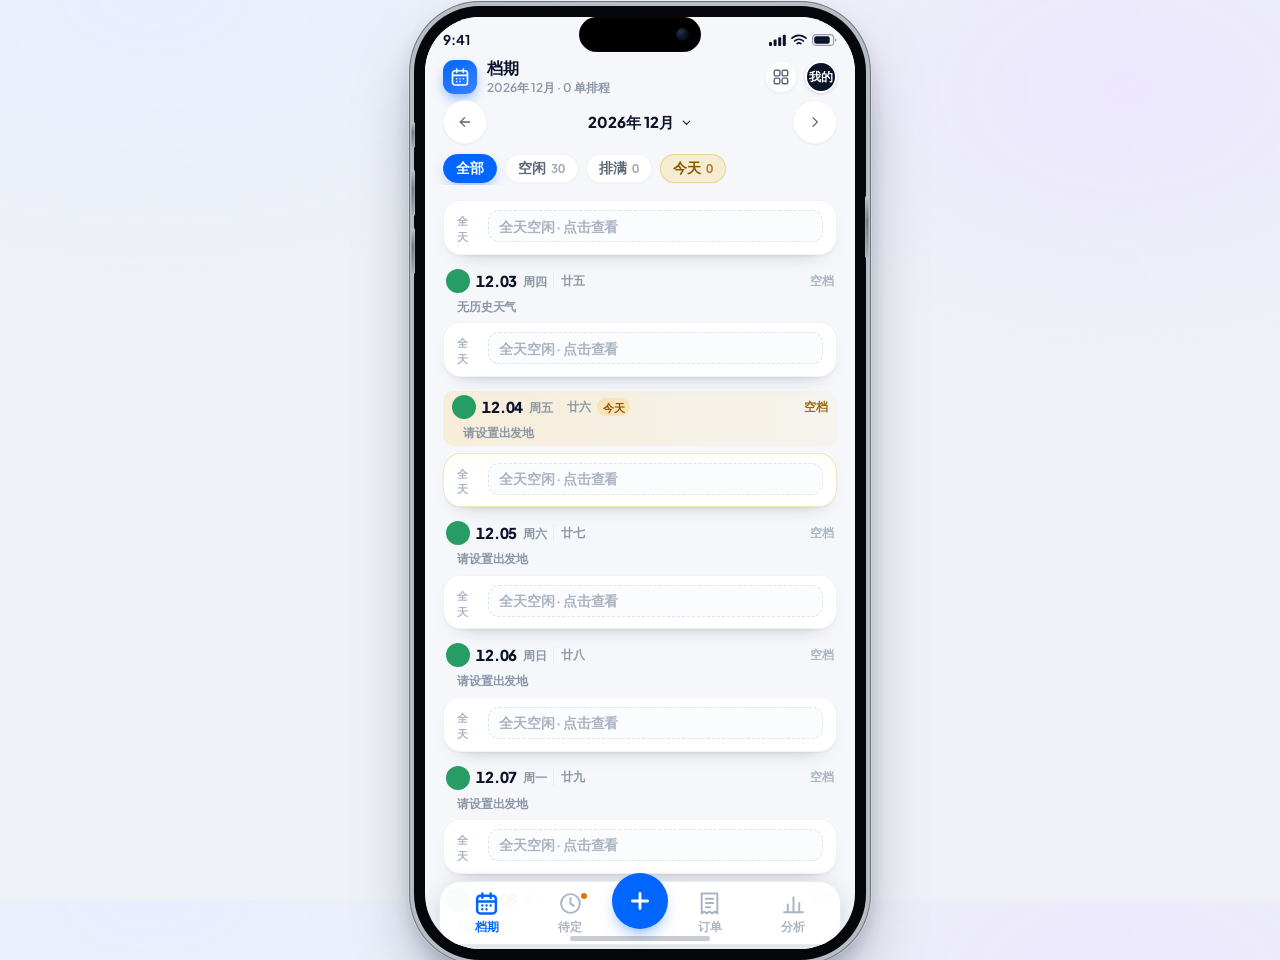
<file: index.html>
<!DOCTYPE html>
<html lang="zh-CN">
<head>
<meta charset="utf-8">
<meta name="viewport" content="width=device-width, initial-scale=1, maximum-scale=1, user-scalable=no, viewport-fit=cover">
<meta name="theme-color" content="#e9eef6">
<link rel="apple-touch-icon" sizes="1024x1024" href="apple-touch-icon.png">
<meta name="apple-mobile-web-app-capable" content="yes">
<meta name="apple-mobile-web-app-status-bar-style" content="default">
<meta name="description" content="鼎筑 · 施工队排程与收款核算 App 可点原型">
<title>鼎筑 · 可点原型</title>
<link rel="preconnect" href="https://fonts.googleapis.com">
<link rel="preconnect" href="https://fonts.gstatic.com" crossorigin>
<link href="https://fonts.googleapis.com/css2?family=Plus+Jakarta+Sans:wght@400;500;600;700;800&display=swap" rel="stylesheet">
<link rel="stylesheet" href="assets/css/tokens.css?v=20261103-1">
<link rel="stylesheet" href="assets/css/app.css?v=20261103-1">
<link rel="stylesheet" href="assets/css/views.css?v=20261103-16">
</head>
<body>

<div class="device">
  <i class="dev-btn dev-act" aria-hidden="true"></i>
  <i class="dev-btn dev-volu" aria-hidden="true"></i>
  <i class="dev-btn dev-vold" aria-hidden="true"></i>
  <i class="dev-btn dev-pow" aria-hidden="true"></i>
  <i class="dev-home" aria-hidden="true"></i>

  <div class="shell">
    <div class="glow" aria-hidden="true"><span></span><span></span><span></span><span></span></div>

    <div class="statusbar">
      <span class="sb-time">9:41</span>
      <span class="sb-right" id="sbRight"></span>
    </div>

    <header class="appbar" id="appbar"></header>

    <main class="screen" id="screen"></main>

    <nav class="tabbar" id="tabbar" aria-label="主导航"></nav>
  </div>
</div>

<div class="desktop-hint">鼎筑 · 可点原型 · iPhone 17 Plus 430 × 932 pt · 8 个页面互相连通 · v50</div>

<script src="assets/data/counties.js?v=20261101-4"></script>
<script src="assets/js/ui.js?v=20261103-15"></script>
<script src="assets/js/profile.js?v=20261103-7"></script>
<script src="assets/js/data.js?v=20261103-16"></script>
<script src="assets/js/media.js?v=20261101-4"></script>
<script src="assets/js/geo.js?v=20261103-3"></script>
<script src="assets/js/tilemap.js?v=20261101-4"></script>
<script src="assets/js/heat.js?v=20261101-4"></script>
<script src="assets/js/backup.js?v=20261103-7"></script>
<script src="assets/js/views/schedule.js?v=20261103-15"></script>
<script src="assets/js/views/create.js?v=20261103-1"></script>
<script src="assets/js/views/orders.js?v=20261103-16"></script>
<script src="assets/js/views/pending.js?v=20261103-1"></script>
<script src="assets/js/views/analytics.js?v=20261103-4"></script>
<script src="assets/js/views/orderDetail.js?v=20261103-2"></script>
<script src="assets/js/views/teams.js?v=20261103-1"></script>
<script src="assets/js/views/trash.js?v=20261103-16"></script>
<script src="assets/js/router.js?v=20261103-9"></script>
<script src="assets/js/offline.js?v=20261101-4"></script>
<script>
  document.getElementById("sbRight").innerHTML =
    UI.SB.signal + UI.SB.wifi + UI.SB.battery;
</script>
<script>
  /* 版本自检：服务端的缓存版本号变了就自动重载一次。
     PWA 常驻后台时不刷新会一直跑旧 JS，手机上看到的就还是旧逻辑。
     同一版本只重载一次，不会循环。 */
  (function () {
    try {
      fetch("sw.js", { cache: "no-store" })
        .then(function (r) { return r.text(); })
        .then(function (t) {
          var m = t.match(/dingzhu-shell-(v\d+)-/);
          if (!m) return;
          var key = "dingzhu.seenVersion", seen = null;
          try { seen = sessionStorage.getItem(key); } catch (e) {}
          try { sessionStorage.setItem(key, m[1]); } catch (e) {}
          if (seen && seen !== m[1]) location.reload();
        })
        .catch(function () {});
    } catch (e) {}
  })();
</script>
</body>
</html>
</file>
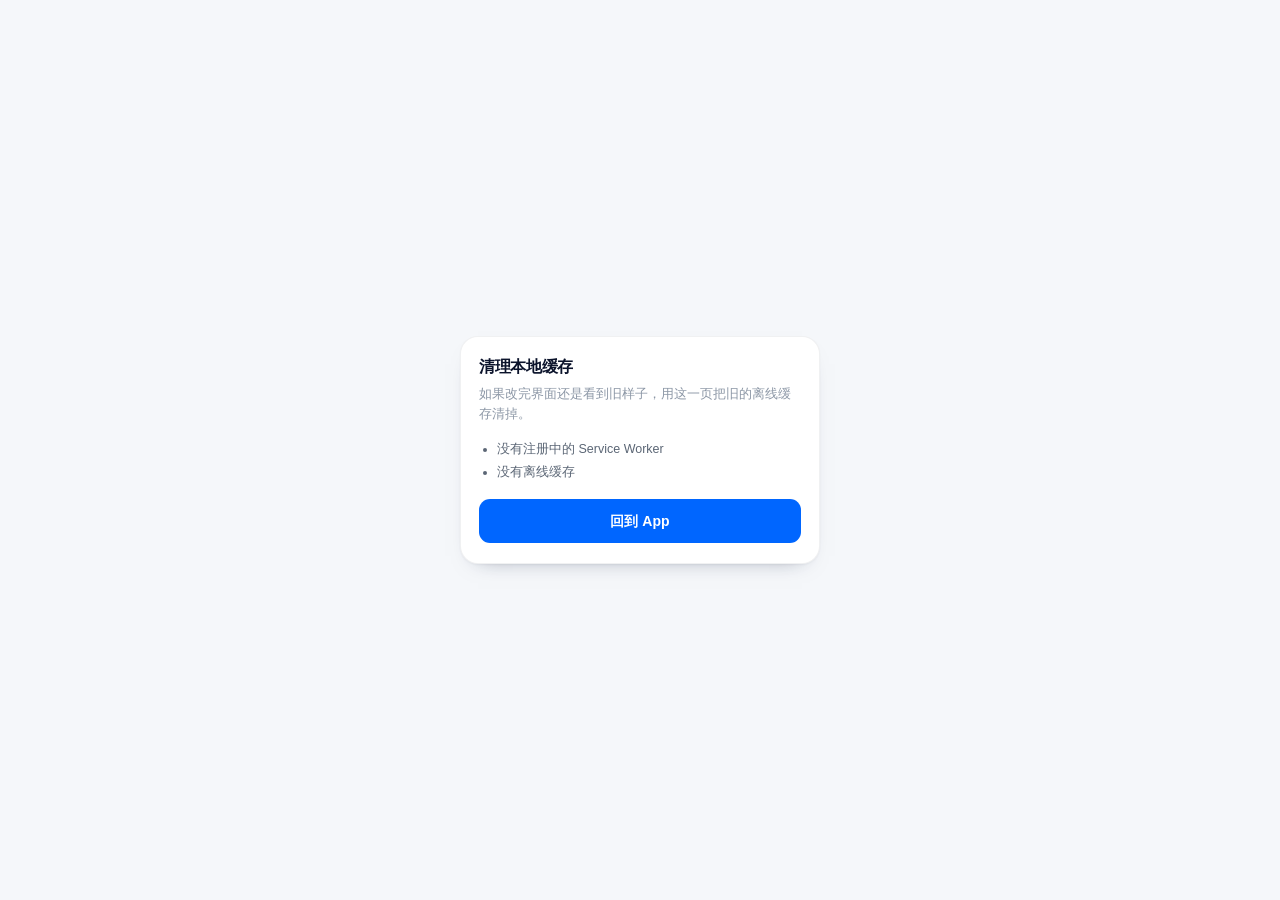
<file: reset.html>
<!DOCTYPE html>
<html lang="zh-CN">
<head>
<meta charset="utf-8">
<meta name="viewport" content="width=device-width,initial-scale=1">
<title>清理本地缓存 · 鼎筑</title>
<style>
  * { box-sizing: border-box; }
  body {
    margin: 0; min-height: 100dvh;
    display: flex; align-items: center; justify-content: center;
    background: #f5f7fa; color: #0b132b;
    font-family: -apple-system, "PingFang SC", "Helvetica Neue", sans-serif;
    padding: 24px;
  }
  .box {
    width: 100%; max-width: 360px;
    background: #fff; border: 1px solid rgba(11, 19, 43, 0.06);
    border-radius: 18px; padding: 20px 18px;
    box-shadow: 0 1px 2px rgba(15, 30, 60, 0.04), 0 10px 22px -18px rgba(15, 30, 60, 0.55);
  }
  h1 { margin: 0 0 6px; font-size: 16px; letter-spacing: -0.02em; }
  p { margin: 0 0 14px; font-size: 12.5px; line-height: 1.6; color: #8c97a6; }
  ul { margin: 0; padding-left: 18px; font-size: 12.5px; line-height: 1.8; color: #5b6675; }
  .go {
    display: block; margin-top: 16px; height: 44px; line-height: 44px;
    text-align: center; border-radius: 11px;
    background: #0066ff; color: #fff; font-size: 14px; font-weight: 800;
    text-decoration: none;
  }
</style>
</head>
<body>
  <div class="box">
    <h1>清理本地缓存</h1>
    <p>如果改完界面还是看到旧样子，用这一页把旧的离线缓存清掉。</p>
    <ul id="log"><li>正在清理…</li></ul>
    <a class="go" id="go" href="./index.html">回到 App</a>
  </div>
<script>
(async function () {
  var log = document.getElementById("log");
  var lines = [];

  try {
    var regs = navigator.serviceWorker ? await navigator.serviceWorker.getRegistrations() : [];
    for (var i = 0; i < regs.length; i++) await regs[i].unregister();
    lines.push(regs.length ? "已注销 Service Worker（" + regs.length + " 个）" : "没有注册中的 Service Worker");
  } catch (e) { lines.push("注销 Service Worker 失败：" + e.message); }

  try {
    var keys = window.caches ? await caches.keys() : [];
    for (var j = 0; j < keys.length; j++) await caches.delete(keys[j]);
    lines.push(keys.length ? "已删除缓存：" + keys.join("、") : "没有离线缓存");
  } catch (e) { lines.push("清理缓存失败：" + e.message); }

  try { sessionStorage.removeItem("dingzhu.sw.reloaded"); } catch (e) {}

  log.innerHTML = lines.map(function (t) { return "<li>" + t + "</li>"; }).join("");
  setTimeout(function () { location.replace("./index.html"); }, 1000);
})();
</script>
</body>
</html>
</file>
<file: assets/css/tokens.css>
/* ==========================================================================
   鼎筑 — 设计令牌（v2「干净但不满、也不素」）
   · 字号只留 6 档：30 主数字 / 15 标题 / 14 主行 / 12.5 正文 / 11 辅助 / 10.5 标签
   · 灰只留四级：ink（标题与数字）/ ink-2（正文）/ ink-3（辅助）/ ink-4（最弱）
   · 材质统一：纯白卡 + 1px 细描边 + 双层阴影（贴地 1px + 扩散 22px）
   ========================================================================== */
:root {
  /* 品牌 */
  --brand: #0066ff;
  --brand-dark: #0052cc;
  --brand-light: #ebf3ff;
  --brand-soft: #f0f5ff;

  /* 画布与表面 */
  --canvas: #f5f7fa;
  --canvas-deep: #eef1f6;
  --surface: #ffffff;
  /* 旧的玻璃材质保留名字，但值改成纯白：全站不再依赖 backdrop-filter */
  --glass: #ffffff;
  --glass-strong: #ffffff;
  --glass-border: rgba(11, 19, 43, 0.045);

  /* 文字：四级灰 */
  --ink: #0b132b;
  --ink-2: #5b6675;
  --ink-3: #8c97a6;
  --ink-4: #aab4c2;

  /* 线 */
  --line: #e8ecf2;
  --line-soft: #f4f6f9;
  --line-hair: rgba(11, 19, 43, 0.045);

  /* 语义色：只用在小面积（状态胶囊、金额） */
  --orange: #d97a06;
  --orange-bg: #fff4e0;
  --green: #00a06a;
  --green-bg: #e6f8f0;
  --amber: #ff9f0a;
  --amber-bg: #fff8e8;
  --red: #d4372f;
  --red-bg: #ffeceb;

  /* 字号：6 档 */
  --fs-hero: 31px;
  --fs-title: 16px;
  --fs-main: 15px;
  --fs-body: 13.5px;
  --fs-aux: 12px;
  --fs-tag: 11.5px;

  /* 直角 */
  --r-card: 18px;
  --r-md: 15px;
  --r-sm: 11px;
  --r-xs: 7px;
  --r-pill: 9999px;

  /* 阴影：贴地一层 + 大扩散一层，克制但有实体感 */
  --shadow-card: 0 1px 2px rgba(15, 30, 60, 0.04), 0 10px 22px -18px rgba(15, 30, 60, 0.55);
  --shadow-soft: 0 1px 2px rgba(15, 30, 60, 0.05);
  --shadow-float: 0 12px 34px -10px rgba(11, 19, 43, 0.2), 0 3px 8px -2px rgba(11, 19, 43, 0.06);
  --shadow-btn: 0 8px 18px -8px rgba(0, 102, 255, 0.75);

  /* 尺寸：按 iPhone 17 Plus 的逻辑分辨率（2796×1290 px @3x → 430×932 pt） */
  --shell-w: 430px;
  --shell-h: 932px;
  --shell-r: 55px;        /* 屏幕圆角 */
  --device-bezel: 11px;   /* 黑边（屏幕到机身外沿） */
  --island-w: 122px;      /* 灵动岛 */
  --island-h: 35px;
  --tabbar-h: 70px;
  --pad: 18px;
}

* { box-sizing: border-box; -webkit-tap-highlight-color: transparent; }

a { color: inherit; text-decoration: none; }
button { font-family: inherit; }

html, body {
  margin: 0;
  padding: 0;
  height: 100%;
}

body {
  font-family: "Plus Jakarta Sans", -apple-system, BlinkMacSystemFont, "PingFang SC",
    "Hiragino Sans GB", "Microsoft YaHei", sans-serif;
  background: var(--canvas-deep);
  color: var(--ink);
  font-size: var(--fs-main);
  line-height: 1.45;
  -webkit-font-smoothing: antialiased;
  text-rendering: optimizeLegibility;
  letter-spacing: -0.01em;
}

@media (min-width: 640px) {
  body {
    background:
      radial-gradient(900px 500px at 12% 0%, #e8eeff 0%, transparent 55%),
      radial-gradient(800px 520px at 88% 10%, #ece7ff 0%, transparent 50%),
      #eef1f6;
    display: flex;
    align-items: center;
    justify-content: center;
    padding: 28px 0;
  }
}
</file>
<file: assets/css/app.css>
/* ==========================================================================
   鼎筑 — 应用层样式
   ========================================================================== */

/* ---------- 手机壳 ---------- */
.shell {
  position: relative;
  width: 100%;
  max-width: var(--shell-w);
  height: 100vh;
  height: 100dvh;
  background: var(--canvas);
  overflow: hidden;
  display: flex;
  flex-direction: column;
  isolation: isolate;
}

/* 机身在手机上不参与布局（真机外壳由手机自己提供），只在桌面预览时出现 */
.device { display: contents; }
.dev-btn, .dev-home { display: none; }

@media (min-width: 640px) {
  /* iPhone 15 Pro 机身：黑边 + 钛金属外沿 + 灵动岛 + 侧键（只在桌面预览时出现） */
  .device {
    position: relative;
    display: flex;
    align-items: center;
    justify-content: center;
    padding: var(--device-bezel);
    border-radius: calc(var(--shell-r) + var(--device-bezel));
    background: #05070a;
    box-shadow:
      0 0 0 4px #b7bdc5,
      0 0 0 5px #6d737b,
      0 0 0 6px rgba(255, 255, 255, 0.28),
      0 34px 70px -20px rgba(15, 23, 42, 0.55),
      0 8px 20px rgba(15, 23, 42, 0.2);
  }
  /* 灵动岛 */
  .device::before {
    content: "";
    position: absolute;
    top: 11px;
    left: 50%;
    transform: translateX(-50%);
    width: var(--island-w);
    height: var(--island-h);
    border-radius: 999px;
    background: #000;
    box-shadow: inset 0 0 0 0.5px rgba(255, 255, 255, 0.08);
    z-index: 90;
    pointer-events: none;
  }
  /* 岛里的前摄 */
  .device::after {
    content: "";
    position: absolute;
    top: 22px;
    right: calc(50% - (var(--island-w) / 2) + 12px);
    width: 13px;
    height: 13px;
    border-radius: 50%;
    background: radial-gradient(circle at 34% 30%, #24344a 0%, #0c1420 48%, #04060a 100%);
    z-index: 91;
    pointer-events: none;
  }
  /* 底部 Home 指示条 */
  .dev-home {
    display: block;
    position: absolute;
    left: 50%;
    bottom: calc(var(--device-bezel) + 8px);
    transform: translateX(-50%);
    width: 140px;
    height: 5px;
    border-radius: 999px;
    background: rgba(11, 19, 43, 0.22);
    z-index: 90;
    pointer-events: none;
  }
  /* 侧键 */
  .dev-btn {
    position: absolute;
    display: block;
    border-radius: 3px;
    background: linear-gradient(180deg, #b9bfc7, #767c85 40%, #8d939b 70%, #a9afb7);
    box-shadow: inset 0 0 0 0.5px rgba(255, 255, 255, 0.4);
  }
  .dev-act { left: -3px; top: 116px; width: 4px; height: 26px; }
  .dev-volu { left: -3px; top: 164px; width: 4px; height: 46px; }
  .dev-vold { left: -3px; top: 222px; width: 4px; height: 46px; }
  .dev-pow { right: -3px; top: 190px; width: 4px; height: 62px; }

  .shell {
    width: var(--shell-w);
    height: var(--shell-h);
    max-height: none;
    border-radius: var(--shell-r);
    box-shadow: none;
  }
}

/* 屏幕不够高时不缩放、让页面自身滚动（缩放会触发渲染伪影） */
@media (min-width: 640px) and (max-height: 930px) {
  /* 窗口不够高：机身贴顶、外边距收窄，剩下的交给页面滚动 */
  body { padding: 6px 0; align-items: flex-start; }
}

/* ---------- 环境光斑 ---------- */
.glow {
  position: absolute;
  inset: 0;
  pointer-events: none;
  z-index: 0;
  overflow: hidden;
  /* v2：卡片改纯白后，底下的彩光斑会让边缘发灰，整块关掉 */
  display: none;
}
.glow span {
  position: absolute;
  border-radius: 50%;
  filter: blur(70px);
  opacity: 0.55;
}
.glow span:nth-child(1) { width: 300px; height: 300px; background: #cddfff; top: -90px; left: -90px; }
.glow span:nth-child(2) { width: 280px; height: 280px; background: #dcd9ff; top: 16%; right: -110px; opacity: 0.5; }
.glow span:nth-child(3) { width: 240px; height: 240px; background: #d3f4e6; top: 50%; left: -100px; opacity: 0.45; }
.glow span:nth-child(4) { width: 240px; height: 240px; background: #ffe0d6; bottom: 6%; right: -90px; opacity: 0.4; }

/* ---------- 状态栏 ---------- */
.statusbar {
  position: relative;
  z-index: 30;
  flex: none;
  display: flex;
  align-items: center;
  justify-content: space-between;
  padding: 13px var(--pad) 2px;
  font-size: 13.5px;
  font-weight: 700;
  color: var(--ink);
  letter-spacing: -0.01em;
  background: var(--canvas);
}
.statusbar .sb-time { font-weight: 700; }
.statusbar .sb-right { display: flex; align-items: center; gap: 5px; }
.statusbar svg { display: block; }

/* ---------- 顶部栏 ---------- */
.appbar {
  position: relative;
  z-index: 20;
  flex: none;
  padding: 6px var(--pad) 10px;
  background: var(--canvas);
}

.appbar-row {
  display: flex;
  align-items: center;
  gap: 10px;
  min-height: 36px;
}

.appbar-logo {
  width: 34px;
  height: 34px;
  border-radius: 11px;
  background: linear-gradient(145deg, var(--brand), #3b82ff);
  color: #fff;
  display: flex;
  align-items: center;
  justify-content: center;
  box-shadow: 0 6px 14px -4px rgba(0, 102, 255, 0.6);
  flex: none;
}

.appbar-title {
  font-size: var(--fs-title);
  font-weight: 800;
  letter-spacing: -0.02em;
  line-height: 1.2;
  display: flex;
  align-items: center;
  gap: 6px;
}
.appbar-sub {
  font-size: var(--fs-aux);
  font-weight: 600;
  color: var(--ink-3);
  letter-spacing: 0;
  margin-top: 2px;
}
.appbar-actions { margin-left: auto; display: flex; align-items: center; gap: 8px; }

.icon-btn {
  width: 32px;
  height: 32px;
  border-radius: 50%;
  border: 1px solid var(--line-hair);
  background: var(--surface);
  color: var(--ink-2);
  display: flex;
  align-items: center;
  justify-content: center;
  cursor: pointer;
  box-shadow: var(--shadow-soft);
  transition: transform 0.14s ease, background 0.14s ease;
  position: relative;
  flex: none;
}
.icon-btn:active { transform: scale(0.93); }
.icon-btn.bare { box-shadow: none; background: transparent; border-color: transparent; }

.avatar {
  width: 32px;
  height: 32px;
  border-radius: 50%;
  background: var(--ink);
  color: #fff;
  font-size: var(--fs-tag);
  font-weight: 700;
  display: flex;
  align-items: center;
  justify-content: center;
  flex: none;
  border: 2px solid #fff;
  box-shadow: 0 1px 3px rgba(15, 30, 60, 0.16);
}

/* 返回按钮 + 标题（二级页） */
.navline { display: flex; align-items: center; gap: 10px; }
.navline .back {
  width: 36px; height: 36px; border-radius: 50%;
  background: var(--surface); border: 1px solid var(--line);
  display: flex; align-items: center; justify-content: center;
  color: var(--ink); cursor: pointer; box-shadow: var(--shadow-soft); flex: none;
}
.navline .back:active { transform: scale(0.93); }
.navline-mid { min-width: 0; }
.navline-title { font-size: 16.5px; font-weight: 800; letter-spacing: -0.02em; }
.navline-sub { font-size: 12px; color: var(--ink-3); font-weight: 500; }

/* ---------- 滚动区 ---------- */
.screen {
  position: relative;
  z-index: 10;
  flex: 1 1 auto;
  overflow-y: auto;
  overflow-x: hidden;
  -webkit-overflow-scrolling: touch;
  padding: 0 var(--pad) calc(var(--tabbar-h) + 12px);
  scrollbar-width: none;
}
.screen::-webkit-scrollbar { display: none; }
.screen.plain { padding-bottom: 24px; }

/* ---------- 卡片 ---------- */
.card {
  position: relative;
  background: var(--surface);
  border: 1px solid var(--line-hair);
  border-radius: var(--r-card);
  box-shadow: var(--shadow-card);
  padding: 15px;
}
.card.solid { background: var(--surface); border-color: var(--line-hair); }
.card.tight { padding: 13px; border-radius: var(--r-md); }
.card + .card, .card + .block, .block + .card, .block + .block { margin-top: 12px; }

.block { margin-top: 12px; }

.card-head {
  display: flex;
  align-items: center;
  justify-content: space-between;
  gap: 8px;
  margin-bottom: 12px;
}
.card-title {
  font-size: var(--fs-main);
  font-weight: 800;
  letter-spacing: -0.01em;
  display: flex;
  align-items: center;
  gap: 7px;
}
.card-title .ico-chip {
  width: 24px; height: 24px; border-radius: 8px;
  background: var(--brand-light); color: var(--brand);
  display: flex; align-items: center; justify-content: center; flex: none;
}
.card-meta { font-size: var(--fs-aux); color: var(--ink-3); font-weight: 700; }

.section-label {
  font-size: var(--fs-aux);
  font-weight: 800;
  letter-spacing: 0;
  color: var(--ink-3);
  padding: 0 3px;
  margin: 16px 0 8px;
  display: flex;
  justify-content: space-between;
  align-items: baseline;
}
.section-label em { font-style: normal; font-weight: 700; font-size: var(--fs-aux); color: var(--ink-4); }

/* ---------- 文本工具 ---------- */
.t-xs { font-size: var(--fs-aux); }
.t-sm { font-size: var(--fs-body); }
.t-md { font-size: var(--fs-main); }
.mut { color: var(--ink-3); }
.mut2 { color: var(--ink-2); }
.b6 { font-weight: 600; }
.b7 { font-weight: 700; }
.b8 { font-weight: 800; }
.num { font-variant-numeric: tabular-nums; letter-spacing: -0.02em; }
.brand-t { color: var(--brand); }
.orange-t { color: var(--orange); }
.green-t { color: var(--green); }
.tight-h { line-height: 1.25; }

.big-money {
  font-size: var(--fs-hero);
  font-weight: 800;
  letter-spacing: -0.045em;
  line-height: 1.05;
  font-variant-numeric: tabular-nums;
}
.big-money .cur { font-size: 18px; font-weight: 700; margin-right: 1px; color: var(--ink-2); }

/* ---------- 胶囊 / 徽标 ---------- */
.pill {
  display: inline-flex;
  align-items: center;
  gap: 4px;
  height: 20px;
  padding: 0 7px;
  border-radius: var(--r-pill);
  font-size: var(--fs-tag);
  font-weight: 800;
  background: var(--line-soft);
  color: var(--ink-2);
  white-space: nowrap;
  border: 1px solid transparent;
}
.pill.brand { background: var(--brand-light); color: var(--brand); }
.pill.orange { background: var(--orange-bg); color: var(--orange); }
.pill.green { background: var(--green-bg); color: var(--green); }
.pill.amber { background: var(--amber-bg); color: #b87700; }
.pill.solid-brand { background: var(--brand); color: #fff; }
.pill.solid-ink { background: var(--ink); color: #fff; }
.pill.solid-amber { background: #b87700; color: #fff; }
.pill.line { background: #fff; border-color: var(--line); color: var(--ink-2); }
.pill.xs { height: 18px; font-size: 11px; padding: 0 6px; }
.pill.dot::before {
  content: "";
  width: 5px; height: 5px; border-radius: 50%;
  background: currentColor;
  display: block;
}

/* ---------- 分段控制 ---------- */
.seg {
  display: flex;
  gap: 2px;
  padding: 3px;
  background: #eef1f6;
  border-radius: var(--r-pill);
  border: 1px solid transparent;
}
.seg button {
  flex: 1;
  border: 0;
  background: transparent;
  font: inherit;
  font-size: var(--fs-body);
  font-weight: 700;
  color: var(--ink-3);
  padding: 8px 6px;
  border-radius: var(--r-pill);
  cursor: pointer;
  display: flex;
  align-items: center;
  justify-content: center;
  gap: 4px;
  transition: all 0.16s ease;
  white-space: nowrap;
}
.seg button.on {
  background: #fff;
  color: var(--ink);
  box-shadow: 0 2px 8px rgba(15, 23, 42, 0.09);
}
.seg button .cnt {
  font-size: 11px;
  font-weight: 700;
  opacity: 0.6;
  font-variant-numeric: tabular-nums;
}

/* ---------- 横向筛选胶囊 ---------- */
.chiprow {
  display: flex;
  gap: 8px;
  overflow-x: auto;
  padding: 2px 0 2px;
  scrollbar-width: none;
  margin: 0 calc(var(--pad) * -1);
  padding-left: var(--pad);
  padding-right: var(--pad);
}
.chiprow::-webkit-scrollbar { display: none; }
.chip {
  flex: none;
  height: 29px;
  padding: 0 12px;
  border-radius: var(--r-pill);
  background: var(--surface);
  border: 1px solid var(--line-hair);
  color: var(--ink-2);
  font-size: var(--fs-body);
  font-weight: 700;
  display: inline-flex;
  align-items: center;
  gap: 5px;
  cursor: pointer;
  transition: all 0.15s ease;
  white-space: nowrap;
  box-shadow: 0 1px 3px rgba(15, 23, 42, 0.03);
}
.chip .n { font-variant-numeric: tabular-nums; opacity: 0.55; font-size: 12px; }
.chip.on {
  background: var(--brand);
  border-color: var(--brand);
  color: #fff;
  box-shadow: 0 6px 16px -6px rgba(0, 102, 255, 0.62);
}
.chip.on .n { opacity: 0.72; }

/* ---------- 按钮 ---------- */
.btn {
  height: 46px;
  border-radius: var(--r-sm);
  border: 0;
  font: inherit;
  font-size: var(--fs-main);
  font-weight: 800;
  display: inline-flex;
  align-items: center;
  justify-content: center;
  gap: 7px;
  cursor: pointer;
  transition: transform 0.13s ease, filter 0.13s ease;
  white-space: nowrap;
  padding: 0 20px;
  width: 100%;
}
.btn:active { transform: scale(0.975); }
.btn.primary {
  background: var(--brand);
  color: #fff;
  box-shadow: var(--shadow-btn);
}
.btn.ghost {
  background: #fff;
  color: var(--ink);
  border: 1px solid var(--line);
  box-shadow: 0 1px 3px rgba(15, 23, 42, 0.04);
}
.btn.dark { background: var(--ink); color: #fff; }
.btn.danger { background: var(--orange-bg); color: #c2410c; border: 1px solid rgba(255, 90, 54, 0.22); }
.btn.tint { background: var(--brand-light); color: var(--brand); }
/* 浅蓝主按钮：通栏但不抢戏（待定卡的「补充信息并推排期」用它） */
.btn.soft {
  height: 36px;
  border-radius: var(--r-sm);
  background: var(--brand-light);
  color: var(--brand);
  font-size: var(--fs-body);
  font-weight: 800;
}
.btn.soft:active { background: #dde9ff; }
.btn.tall { height: 50px; font-size: var(--fs-title); }
.btn.sm { height: 38px; font-size: 13.5px; padding: 0 15px; width: auto; }
.btn.xs { height: 32px; font-size: 12.5px; padding: 0 12px; width: auto; gap: 4px; }
.btn[disabled] { opacity: 0.45; pointer-events: none; }

/* 胶囊按钮微动效：按下回缩、抬起弹回 */
.chip, .month-pill, .live-pill, .seg button, .tagchip, .btn, .icon-btn {
  transition: transform 0.22s cubic-bezier(0.34, 1.56, 0.64, 1),
              background-color 0.16s ease, color 0.16s ease, box-shadow 0.16s ease;
  will-change: transform;
}
.chip:active, .month-pill:active, .live-pill:active { transform: scale(0.92); }
.seg button:active { transform: scale(0.95); }
.tagchip:active { transform: scale(0.94); }
.icon-btn:active { transform: scale(0.88); }

.btn-row { display: flex; gap: 9px; }
.btn-row .btn { width: auto; flex: 1; }

/* ---------- 进度 ---------- */
.bar {
  height: 7px;
  border-radius: 99px;
  background: rgba(11, 19, 43, 0.1);
  overflow: hidden;
  position: relative;
}
.bar > i {
  display: block;
  height: 100%;
  border-radius: 99px;
  background: linear-gradient(90deg, #4d94ff, var(--brand));
  transition: width 0.5s cubic-bezier(0.22, 1, 0.36, 1);
}
.bar.thin { height: 5px; }
.bar > i.orange { background: linear-gradient(90deg, #ff8a6a, var(--orange)); }
.bar > i.green { background: linear-gradient(90deg, #4dd6a5, var(--green)); }
.bar > i.ink { background: var(--ink); }
.bar > i.gray { background: #b8c2cf; }

/* ---------- 搜索框 ---------- */
.searchbar {
  display: flex;
  align-items: center;
  gap: 8px;
  height: 40px;
  padding: 0 13px;
  background: var(--surface);
  border: 1px solid var(--line-hair);
  border-radius: var(--r-sm);
  box-shadow: var(--shadow-soft);
}
.searchbar svg { color: var(--ink-3); flex: none; }
.searchbar input {
  flex: 1;
  border: 0;
  outline: 0;
  background: transparent;
  font: inherit;
  font-size: var(--fs-body);
  font-weight: 600;
  color: var(--ink);
  min-width: 0;
}
.searchbar input::placeholder { color: var(--ink-4); font-weight: 500; }

/* ---------- 底部导航 ---------- */
.tabbar {
  position: absolute;
  left: 0;
  right: 0;
  bottom: 0;
  height: var(--tabbar-h);
  z-index: 40;
  display: flex;
  align-items: center;
  justify-content: space-around;
  background: rgba(255, 255, 255, 0.96);
  border-top: 1px solid var(--line);
  padding: 0 4px 16px;
}
.tabbar.hidden { display: none; }
.tab {
  flex: 1;
  height: 40px;
  border: 0;
  background: transparent;
  display: flex;
  flex-direction: column;
  align-items: center;
  justify-content: center;
  gap: 3px;
  color: var(--ink-4);
  font-size: 10.5px;
  font-weight: 700;
  letter-spacing: 0;
  cursor: pointer;
  border-radius: var(--r-sm);
  transition: color 0.16s ease, background 0.16s ease;
  position: relative;
}
.tab .dot {
  position: absolute;
  top: 7px;
  right: 50%;
  margin-right: -14px;
  width: 6px;
  height: 6px;
  border-radius: 50%;
  background: var(--orange);
  box-shadow: 0 0 0 2px #fff;
}
.tab.on { color: var(--brand); background: transparent; }
.tab.on svg { stroke-width: 2.4; }

/* 记一单：底部导航中升起的圆形加号，不显示文字 */
.tab.fab {
  flex: 0 0 52px;
  width: 52px;
  height: 52px;
  margin-top: -26px;
  border-radius: 50%;
  background: var(--brand);
  color: #fff;
  box-shadow: var(--shadow-btn);
}
.tab.fab.on { background: var(--brand); color: #fff; }
.tab.fab svg { stroke-width: 2.6; }
.tab.fab:active { transform: scale(0.9); }

/* ---------- 空态 ---------- */
.empty {
  text-align: center;
  padding: 46px 20px;
  color: var(--ink-3);
}
.empty .art {
  width: 64px; height: 64px; border-radius: 20px;
  margin: 0 auto 13px;
  background: var(--surface);
  border: 1px dashed var(--line);
  display: flex; align-items: center; justify-content: center;
  color: var(--ink-4);
}
.empty h4 { margin: 0 0 5px; font-size: var(--fs-main); color: var(--ink-2); font-weight: 800; }
.empty p { margin: 0; font-size: var(--fs-body); line-height: 1.6; }

/* ---------- 抽屉 ---------- */
.sheet-mask {
  position: absolute;
  inset: 0;
  z-index: 60;
  background: rgba(11, 19, 43, 0.42);
  -webkit-backdrop-filter: blur(3px);
  backdrop-filter: blur(3px);
  display: flex;
  align-items: flex-end;
  animation: fade 0.18s ease;
}
.sheet {
  width: 100%;
  background: #fff;
  border-radius: 24px 24px 0 0;
  padding: 8px 20px calc(20px + env(safe-area-inset-bottom, 0px));
  box-shadow: 0 -20px 50px -12px rgba(11, 19, 43, 0.3);
  animation: rise 0.26s cubic-bezier(0.22, 1, 0.36, 1);
  max-height: 82%;
  overflow-y: auto;
}
.sheet-grab {
  width: 38px; height: 4px; border-radius: 99px;
  background: var(--line); margin: 6px auto 14px;
}
.sheet h3 { margin: 0 0 3px; font-size: var(--fs-title); font-weight: 800; letter-spacing: -0.02em; }
.sheet .sub { font-size: var(--fs-body); color: var(--ink-3); margin-bottom: 14px; }

@keyframes rise { from { transform: translateY(30px); opacity: 0.6; } to { transform: none; opacity: 1; } }
@keyframes fade { from { opacity: 0; } to { opacity: 1; } }

/* ---------- Toast ---------- */
.toast-wrap {
  position: absolute;
  left: 0; right: 0; top: 54px;
  z-index: 90;
  display: flex;
  justify-content: center;
  pointer-events: none;
}
.toast {
  background: rgba(11, 19, 43, 0.95);
  color: #fff;
  font-size: 13.5px;
  font-weight: 700;
  padding: 10px 18px;
  border-radius: var(--r-pill);
  box-shadow: 0 12px 30px -8px rgba(11, 19, 43, 0.6);
  display: flex;
  align-items: center;
  gap: 7px;
  animation: toastIn 0.24s cubic-bezier(0.22, 1, 0.36, 1);
  max-width: 88%;
}
.toast svg { color: #4ade80; flex: none; }
@keyframes toastIn { from { transform: translateY(-10px) scale(0.96); opacity: 0; } to { transform: none; opacity: 1; } }

/* ---------- 列表行 ---------- */
.rowline {
  display: flex;
  align-items: center;
  justify-content: space-between;
  gap: 10px;
  padding: 9px 0;
  border-bottom: 1px solid var(--line-soft);
}
.rowline:last-child { border-bottom: 0; }
.rowline .k { font-size: var(--fs-body); color: var(--ink-3); font-weight: 600; }
.rowline .v { font-size: var(--fs-body); color: var(--ink); font-weight: 800; text-align: right; }

/* ---------- 分隔 ---------- */
.hr { height: 1px; background: var(--line-soft); margin: 13px 0; }
.hr.dash { background: none; border-top: 1px dashed var(--line); }

/* ---------- 桌面端提示 ---------- */
.desktop-hint {
  display: none;
  position: fixed;
  bottom: 12px;
  left: 50%;
  transform: translateX(-50%);
  font-size: 12px;
  color: #8b96a8;
  letter-spacing: 0.02em;
  z-index: 5;
}
@media (min-width: 640px) { .desktop-hint { display: block; } }

/* 窗口不够高时机身会顶到最底，底部那行提示就别叠在机身上了
   （写在这里是因为上面 `.desktop-hint{display:block}` 的媒体查询在后面，要盖过它） */
@media (min-width: 640px) and (max-height: 930px) {
  .desktop-hint { display: none; }
}
</file>
<file: assets/css/views.css>
/* ==========================================================================
   鼎筑 — 页面级样式
   ========================================================================== */

/* ---------- 布局工具 ---------- */
.fx { display: flex; }
.fxc { display: flex; flex-direction: column; }
.aic { align-items: center; }
.aie { align-items: flex-end; }
.aib { align-items: baseline; }
.jb { justify-content: space-between; }
.jc { justify-content: center; }
.g2 { gap: 2px; } .g4 { gap: 4px; } .g5 { gap: 5px; } .g6 { gap: 6px; }
.g8 { gap: 8px; } .g10 { gap: 10px; } .g12 { gap: 12px; } .g14 { gap: 14px; }
.col { flex: 1; min-width: 0; }
.shrink0 { flex: none; }
.mt2 { margin-top: 2px; } .mt4 { margin-top: 4px; } .mt6 { margin-top: 6px; }
.mt8 { margin-top: 8px; } .mt10 { margin-top: 10px; } .mt12 { margin-top: 12px; }
.mt14 { margin-top: 14px; } .mt16 { margin-top: 16px; } .mt20 { margin-top: 20px; }
.tr { text-align: right; }
.tc { text-align: center; }
.w100 { width: 100%; }
.ell { overflow: hidden; text-overflow: ellipsis; white-space: nowrap; }
.wrap { flex-wrap: wrap; }
.rel { position: relative; }

/* ---------- 顶部小工具条 ---------- */
.toolrow { display: flex; align-items: center; justify-content: space-between; gap: 10px; margin: 2px 0 12px; }
.toolrow .left { display: flex; align-items: center; gap: 8px; min-width: 0; }
.month-pill {
  display: inline-flex; align-items: center; gap: 6px;
  height: 36px; padding: 0 13px;
  background: rgba(255, 255, 255, 0.8);
  border: 1px solid var(--line);
  border-radius: var(--r-pill);
  font-size: 13.5px; font-weight: 800; color: var(--ink);
  box-shadow: var(--shadow-soft);
  cursor: pointer;
}
.month-pill svg { color: var(--brand); }
.live-pill {
  display: inline-flex; align-items: center; gap: 6px;
  height: 28px; padding: 0 11px;
  border-radius: var(--r-pill);
  background: rgba(232, 251, 244, 0.9);
  border: 1px solid rgba(255, 255, 255, 0.9);
  font-size: 12px; font-weight: 700; color: var(--green);
  box-shadow: 0 2px 10px rgba(0, 182, 122, 0.08);
}
.live-pill i { width: 6px; height: 6px; border-radius: 50%; background: currentColor; animation: pulse 1.8s ease-in-out infinite; }
@keyframes pulse { 0%, 100% { opacity: 1; transform: scale(1); } 50% { opacity: 0.35; transform: scale(0.82); } }

/* ---------- 三列统计 ---------- */
.statline { display: flex; gap: 1px; }
.statline .st { flex: 1; min-width: 0; }
.statline .st .k { font-size: 11.5px; font-weight: 700; color: var(--ink-3); letter-spacing: 0.01em; }
.statline .st .v { font-size: 17px; font-weight: 800; letter-spacing: -0.03em; margin-top: 2px; font-variant-numeric: tabular-nums; }
.statline .st .v small { font-size: 12px; font-weight: 600; color: var(--ink-3); margin-left: 1px; }

/* ==========================================================================
   一、订单列表 —— 白卡 + 一行地址 + 右侧金额（v2）
   ========================================================================== */
.order-card {
  display: block;
  background: var(--surface);
  border: 1px solid var(--line-hair);
  border-radius: var(--r-card);
  box-shadow: var(--shadow-card);
  padding: 13px 14px 12px;
  cursor: pointer;
  transition: transform 0.14s ease, box-shadow 0.14s ease;
  position: relative;
  overflow: hidden;
}
.order-card:active { transform: scale(0.988); }
.order-card + .order-card { margin-top: 10px; }

.oc-head { display: flex; align-items: flex-start; justify-content: space-between; gap: 10px; }
.oc-name {
  font-size: var(--fs-main);
  font-weight: 800;
  letter-spacing: -0.01em;
  line-height: 1.3;
  display: flex;
  align-items: center;
  gap: 6px;
}
.oc-addr {
  font-size: var(--fs-tag);
  color: var(--ink-3);
  font-weight: 700;
  margin-top: 4px;
  display: flex;
  align-items: center;
  gap: 3px;
}
.oc-addr svg { opacity: 0.7; flex: none; }
.oc-money { text-align: right; flex: none; }
.oc-quote {
  color: var(--ink);
  font-size: 17px;
  font-weight: 800;
  letter-spacing: -0.03em;
  font-variant-numeric: tabular-nums;
}
.oc-sub { font-size: var(--fs-tag); font-weight: 700; margin-top: 2px; color: var(--ink-3); }

.oc-tags { display: flex; align-items: center; gap: 5px; margin-top: 9px; flex-wrap: wrap; }
.oc-foot { display: flex; align-items: center; gap: 10px; margin-top: 10px; }
.oc-foot .bar { flex: 1; }
.oc-foot .ft {
  font-size: 11px;
  font-weight: 700;
  color: var(--ink-3);
  flex: none;
  letter-spacing: 0;
  white-space: nowrap;
}
.oc-foot .ft.warn { color: var(--orange); }

/* 汇总条 */
.sum-card { padding: 13px 14px; }
.sum-line { display: flex; align-items: baseline; justify-content: space-between; gap: 10px; margin-bottom: 9px; }
.sum-line .lbl { font-size: var(--fs-tag); font-weight: 800; color: var(--ink-3); }

/* ==========================================================================
   二、待定池 —— 一句信息 + 浅蓝主按钮（v2）
   ========================================================================== */
.pd-card {
  position: relative;
  background: var(--surface);
  border: 1px solid var(--line-hair);
  border-radius: var(--r-card);
  box-shadow: var(--shadow-card);
  padding: 13px 14px 12px;
}
.pd-card + .pd-card { margin-top: 10px; }
.pd-card.stale { border-color: rgba(217, 122, 6, 0.26); }

.pd-head { display: flex; align-items: flex-start; justify-content: space-between; gap: 10px; }
.pd-title { font-size: var(--fs-main); font-weight: 800; letter-spacing: -0.01em; line-height: 1.35; }
.pd-sub { font-size: var(--fs-tag); color: var(--ink-3); font-weight: 700; margin-top: 4px; }
.pd-days {
  flex: none;
  display: inline-flex; align-items: center;
  height: 19px; padding: 0 7px;
  border-radius: var(--r-xs);
  font-size: 11px; font-weight: 800;
  background: var(--line-soft);
  color: var(--ink-3);
  font-variant-numeric: tabular-nums;
}
.pd-days.warn { background: var(--orange-bg); color: #b06000; }
.pd-days.mid { background: var(--amber-bg); color: #a86a00; }

/* 一行信息：电话 · 间数 · 阶段 · 口径，右侧预算 */
.pd-meta {
  display: flex;
  align-items: center;
  gap: 5px;
  flex-wrap: wrap;
  margin-top: 8px;
  font-size: var(--fs-tag);
  font-weight: 700;
  color: var(--ink-2);
}
.pd-sep { font-style: normal; color: var(--ink-4); }
.pd-tel { display: inline-flex; align-items: center; gap: 3px; color: var(--brand); text-decoration: none; }
.pd-tel svg { opacity: 0.9; }
.pd-stage.brand,
.pd-stage.green { color: var(--brand); }
.pd-stage.amber { color: #a86a00; }
.pd-budget {
  margin-left: auto;
  font-size: var(--fs-body);
  font-weight: 800;
  color: var(--ink);
  font-variant-numeric: tabular-nums;
}
.pd-budget small { font-size: 11px; font-weight: 700; color: var(--ink-3); margin-right: 2px; }

/* 顾客信息：地址、已收待收、工序 */
.pd-addr {
  display: flex;
  align-items: flex-start;
  gap: 4px;
  margin-top: 7px;
  font-size: var(--fs-tag);
  font-weight: 700;
  line-height: 1.45;
  color: var(--ink-2);
}
.pd-addr svg { flex: none; margin-top: 2px; opacity: 0.6; }
.pd-paidline {
  margin-top: 6px;
  font-size: var(--fs-tag);
  font-weight: 700;
  color: var(--ink-3);
  font-variant-numeric: tabular-nums;
}
.pd-tags { display: flex; flex-wrap: wrap; gap: 4px; margin-top: 7px; }
.pd-tag {
  font-size: 11px;
  font-weight: 800;
  line-height: 20px;
  padding: 0 7px;
  border-radius: var(--r-xs);
  background: var(--line-soft);
  color: var(--ink-2);
}

/* 卡点：一句灰字，不再套灰盒 */
.pd-note {
  margin: 7px 0 0;
  font-size: var(--fs-tag);
  line-height: 1.5;
  font-weight: 700;
  color: var(--ink-3);
  display: -webkit-box;
  -webkit-line-clamp: 2;
  -webkit-box-orient: vertical;
  overflow: hidden;
}
.pd-acts { display: flex; gap: 8px; margin-top: 11px; }
.pd-acts .btn { flex: 1; }

/* 悬浮操作条（压在 tabbar 之上） */
.dockbar {
  position: absolute;
  left: 20px; right: 20px;
  bottom: 84px;
  z-index: 35;
  padding: 10px;
  border-radius: 22px;
  background: rgba(255, 255, 255, 0.86);
  -webkit-backdrop-filter: blur(24px) saturate(180%);
  backdrop-filter: blur(24px) saturate(180%);
  border: 1px solid rgba(255, 255, 255, 0.9);
  box-shadow: 0 14px 34px -10px rgba(11, 19, 43, 0.22);
  display: flex;
  align-items: center;
  gap: 10px;
}
.dockbar .txt { font-size: 12px; font-weight: 700; color: var(--ink-2); line-height: 1.4; padding-left: 4px; }

/* ==========================================================================
   三、档期 —— 日期头一行 + 白卡里的上/下午时段行（v2）
   ========================================================================== */
.agenda { position: relative; }

.ag-row { position: relative; }
.ag-row + .ag-row { margin-top: 14px; }

/* 日期头：圆点 + 日期 + 星期 · 农历 + 今日标签 + 右侧小结 */
.ag-day {
  display: flex;
  align-items: center;
  gap: 6px;
  margin: 0 3px 7px;
}
/* 今天：日期头整行一条淡金底（只有这一处金黄，别给整张卡上色） */
.ag-row.today .ag-day {
  background: linear-gradient(90deg, rgba(255, 197, 84, 0.2), rgba(255, 197, 84, 0.07));
  border-radius: 10px;
  padding: 4px 9px;
  margin: 0 0 7px;
}
.ag-dot {
  width: 5px; height: 5px; border-radius: 50%;
  background: #c6d0dc; flex: none;
}
.ag-row.today .ag-dot { background: #d99a0a; }
.ag-dnum {
  font-size: var(--fs-main);
  font-weight: 800;
  letter-spacing: -0.01em;
  font-variant-numeric: tabular-nums;
  line-height: 1.1;
  flex: none;
}
.ag-week {
  font-size: var(--fs-aux);
  font-weight: 700;
  color: var(--ink-3);
  flex: none;
}
.ag-meta {
  font-size: var(--fs-aux);
  font-weight: 700;
  color: var(--ink-3);
  flex: 0 1 auto;
  min-width: 0;
  overflow: hidden;
  white-space: nowrap;
  text-overflow: ellipsis;
  padding-left: 7px;
  border-left: 1px solid var(--line);
  line-height: 1.35;
}
.ag-meta svg { display: inline-block; vertical-align: -2px; margin: 0 3px 0 1px; opacity: 0.7; }
.ag-today {
  flex: none;
  height: 18px;
  padding: 0 6px;
  border-radius: var(--r-pill);
  background: rgba(255, 197, 84, 0.3);
  color: #8a5300;
  font-size: 10.5px;
  font-weight: 800;
  display: inline-flex;
  align-items: center;
}
.ag-sum {
  margin-left: auto;
  font-style: normal;
  font-size: var(--fs-tag);
  font-weight: 700;
  color: var(--ink-4);
  flex: none;
  font-variant-numeric: tabular-nums;
}
.ag-row.today .ag-sum { color: #9a6a10; font-weight: 800; }

/* 一天一张白卡 */
.ag-card {
  background: var(--surface);
  border: 1px solid var(--line-hair);
  border-radius: var(--r-card);
  box-shadow: var(--shadow-card);
  overflow: hidden;
}
/* 今天的卡：只在顶部带一层很淡的暖色，配一条金边 */
.ag-row.today .ag-card {
  background: linear-gradient(180deg, #fffdf6, #ffffff 46%);
  border-color: rgba(214, 152, 18, 0.26);
}

.ag-slots { display: flex; flex-direction: column; }
.ag-slot {
  display: flex;
  gap: 9px;
  align-items: flex-start;
  padding: 9px 13px;
}
.ag-slot + .ag-slot { border-top: 1px solid var(--line-soft); }
.ag-ampm {
  flex: none;
  width: 22px;
  padding-top: 3px;
  font-size: 11px;
  font-weight: 800;
  color: var(--ink-4);
  letter-spacing: 0.01em;
}
.ag-ampm.on { color: var(--brand); }
.ag-items {
  flex: 1;
  min-width: 0;
  display: flex;
  flex-direction: column;
  gap: 5px;
}

/* 一条活：标题 + 「队 · 活 · 天气」 + 右侧状态 */
.ag-item {
  display: flex;
  align-items: center;
  gap: 8px;
  border-radius: var(--r-sm);
  padding: 4px 6px;
  margin: -4px -6px;
}
.ag-ji { flex: 1; min-width: 0; }
.ag-ttl {
  display: block;
  font-size: var(--fs-body);
  font-weight: 800;
  letter-spacing: -0.01em;
  line-height: 1.35;
  overflow: hidden;
  text-overflow: ellipsis;
  white-space: nowrap;
}
.ag-sub {
  display: flex;
  align-items: center;
  gap: 4px;
  margin-top: 2px;
  font-size: var(--fs-tag);
  font-weight: 700;
  color: var(--ink-3);
  min-width: 0;
}
.ag-sep { font-style: normal; color: var(--ink-4); }
.ag-go { flex: none; display: flex; color: var(--ink-4); }

/* 状态胶囊：四个态，只靠字色与淡底区分 */
.ag-st {
  flex: none;
  height: 19px;
  padding: 0 7px;
  border-radius: var(--r-pill);
  font-size: 11px;
  font-weight: 800;
  display: inline-flex;
  align-items: center;
  white-space: nowrap;
}
.ag-st.wait { background: var(--line-soft); color: #6f7c8b; }
.ag-st.doing { background: var(--brand-light); color: var(--brand-dark); }
.ag-st.done { background: var(--orange-bg); color: #b06000; }
.ag-st.settled { background: var(--green-bg); color: #00895c; }

.ag-teams { display: inline-flex; flex: none; flex-wrap: wrap; gap: 4px; max-width: 100%; }
.ag-team {
  display: inline-flex;
  align-items: center;
  flex: none;
  min-height: 20px;
  max-width: 100%;
  padding: 1px 7px;
  border-radius: var(--r-pill);
  font-size: var(--fs-tag);
  font-weight: 800;
  line-height: 1.4;
  background: var(--team-color, var(--line-soft));
  color: var(--team-ink, var(--ink-3));
  overflow-wrap: anywhere;
}
.ag-txt {
  flex: 0 1 auto;
  min-width: 0;
  font-weight: 700;
  overflow: hidden;
  text-overflow: ellipsis;
  white-space: nowrap;
}
/* 每条活自己的施工地天气（不打折扣地保留） */
.ag-wx {
  flex: none;
  display: inline-flex;
  align-items: center;
  gap: 2px;
  font-size: var(--fs-tag);
  font-weight: 700;
  line-height: 1;
  color: var(--ink-2);
  background: var(--line-soft);
  padding: 3px 5px;
  border-radius: var(--r-xs);
  white-space: nowrap;
  font-variant-numeric: tabular-nums;
}
.ag-wx svg { opacity: 0.75; }
.ag-flag {
  flex: none;
  font-size: 10px;
  font-weight: 800;
  line-height: 1;
  color: var(--ink-2);
  background: var(--line-soft);
  padding: 3px 4px;
  border-radius: 4px;
  white-space: nowrap;
}
.ag-flag.warn { background: var(--orange-bg); color: #b06000; }

/* 空档：同高的虚线框 */
.ag-free {
  display: flex;
  align-items: center;
  gap: 6px;
  min-height: 32px;
  border: 1px dashed #dde5ee;
  border-radius: var(--r-sm);
  padding: 0 10px;
  font-size: var(--fs-body);
  font-weight: 700;
  color: var(--ink-4);
  background: #fbfcfe;
  cursor: pointer;
}
.ag-free:active { background: var(--line-soft); }

/* ==========================================================================
   四、分析看板
   ========================================================================== */
.hero { padding: 16px 15px 14px; }
.hero-top { display: flex; align-items: center; justify-content: space-between; gap: 12px; }
.hero-label { font-size: var(--fs-aux); font-weight: 700; color: var(--ink-3); letter-spacing: 0; }
.hero-num {
  font-size: var(--fs-hero);
  font-weight: 800;
  letter-spacing: -0.045em;
  line-height: 1.05;
  margin-top: 4px;
  font-variant-numeric: tabular-nums;
}
.hero-num small { font-size: 18px; font-weight: 700; color: var(--ink-2); margin-right: 1px; }

/* 环形达成率 */
.ring {
  flex: none;
  position: relative;
  width: 62px;
  height: 62px;
  border-radius: 50%;
  background: conic-gradient(var(--brand) calc(var(--p, 0) * 1%), #eef1f6 0);
  display: flex;
  flex-direction: column;
  align-items: center;
  justify-content: center;
}
.ring::after {
  content: "";
  position: absolute;
  inset: 6px;
  border-radius: 50%;
  background: #fff;
}
.ring b {
  position: relative;
  z-index: 1;
  font-size: 14.5px;
  font-weight: 800;
  letter-spacing: -0.03em;
  font-variant-numeric: tabular-nums;
}

/* 三列金额 */
.hero-split {
  display: flex;
  align-items: center;
  margin-top: 14px;
  padding-top: 12px;
  border-top: 1px solid var(--line-soft);
}
.hero-split > div { flex: 1; min-width: 0; }
.hero-split > div + div {
  border-left: 1px solid var(--line-soft);
  padding-left: 12px;
  margin-left: 12px;
}
.hero-split em {
  font-style: normal;
  display: block;
  font-size: var(--fs-tag);
  font-weight: 700;
  color: var(--ink-3);
}
.hero-split b {
  display: block;
  font-size: var(--fs-main);
  font-weight: 800;
  margin-top: 3px;
  font-variant-numeric: tabular-nums;
  letter-spacing: -0.01em;
}
.hero-split b.g { color: var(--green); }
.hero-split b.o { color: var(--orange); }

/* 底部：单数 · 待催 + 催单表 */
.hero-foot {
  display: flex;
  align-items: center;
  gap: 8px;
  margin-top: 11px;
  font-size: var(--fs-tag);
  font-weight: 700;
  color: var(--ink-3);
}
.hero-foot .hf-due { color: #b06000; }

/* 在施尾款说明：没完工的钱不算「待收」，单独一行讲清楚，不混进催款口径 */
.hero-note {
  margin-top: 8px;
  font-size: var(--fs-tag);
  font-weight: 600;
  line-height: 1.45;
  color: var(--ink-3);
}
.hero-link {
  margin-left: auto;
  display: inline-flex;
  align-items: center;
  gap: 4px;
  height: 26px;
  padding: 0 10px;
  border-radius: var(--r-pill);
  border: 0;
  background: var(--brand-light);
  color: var(--brand);
  font: inherit;
  font-size: var(--fs-tag);
  font-weight: 800;
  cursor: pointer;
}
.hero-link:active { transform: scale(0.94); }

.rank-item + .rank-item {
  margin-top: 10px;
  padding-top: 10px;
  border-top: 1px solid var(--line-soft);
}
.rank-h {
  display: flex;
  align-items: center;
  justify-content: space-between;
  gap: 8px;
  font-size: var(--fs-body);
  margin-bottom: 6px;
}
.rank-n {
  width: 18px; height: 18px; border-radius: var(--r-xs);
  display: inline-flex; align-items: center; justify-content: center;
  font-size: 11px; font-weight: 800; flex: none;
  background: var(--line-soft); color: var(--ink-3);
  font-variant-numeric: tabular-nums;
}
.rank-n.top { background: var(--brand-light); color: var(--brand-dark); }
.rank-v {
  display: flex;
  align-items: baseline;
  gap: 6px;
  font-size: var(--fs-tag);
  color: var(--ink-3);
  font-weight: 700;
}
.rank-v b { font-size: var(--fs-body); color: var(--ink); font-weight: 800; }

.avg-grid { display: grid; grid-template-columns: repeat(2, 1fr); gap: 8px; }
.avg {
  background: var(--surface);
  border: 1px solid var(--line-hair);
  border-radius: var(--r-md);
  padding: 12px 11px;
  box-shadow: var(--shadow-card);
  display: flex;
  flex-direction: column;
  justify-content: space-between;
  min-height: 72px;
}
.avg .ak { font-size: 11px; font-weight: 700; color: var(--ink-3); line-height: 1.3; }
.avg .av {
  font-size: 19px;
  font-weight: 800;
  letter-spacing: -0.04em;
  margin-top: 5px;
  font-variant-numeric: tabular-nums;
}
.avg .av small { font-size: 10.5px; font-weight: 700; color: var(--ink-3); margin-left: 1px; }
.avg .af {
  font-size: 10.5px;
  font-weight: 800;
  color: var(--ink-2);
  background: var(--line-soft);
  border-radius: var(--r-xs);
  padding: 2px 6px;
  margin-top: 7px;
  align-self: flex-start;
}
.avg .af.green { background: var(--green-bg); color: var(--green); }
.avg .af.orange { background: var(--orange-bg); color: var(--orange); }

/* ==========================================================================
   五、工单详情
   ========================================================================== */
.detail-hero { padding: 18px; }
.d-amount { font-size: 41px; font-weight: 800; letter-spacing: -0.05em; line-height: 1.05; font-variant-numeric: tabular-nums; }
.d-amount .cur { font-size: 25px; font-weight: 700; margin-right: 1px; }

.pay-grid { display: grid; grid-template-columns: repeat(4, 1fr); gap: 7px; }
.pay-key {
  border: 1px solid var(--line);
  background: rgba(255, 255, 255, 0.9);
  border-radius: 14px;
  padding: 9px 4px;
  text-align: center;
  cursor: pointer;
  transition: all 0.14s ease;
}
.pay-key:active { transform: scale(0.95); }
.pay-key .k1 { font-size: 14.5px; font-weight: 800; letter-spacing: -0.03em; font-variant-numeric: tabular-nums; }
.pay-key .k2 { font-size: 10.5px; font-weight: 700; color: var(--ink-3); margin-top: 2px; }
.pay-key.primary { background: var(--brand); border-color: var(--brand); box-shadow: 0 6px 16px -6px rgba(0, 102, 255, 0.65); }
.pay-key.primary .k1, .pay-key.primary .k2 { color: #fff; }
.pay-key.primary .k2 { opacity: 0.8; }

.flow {
  display: flex; align-items: center; gap: 9px;
  padding: 10px 0;
  border-bottom: 1px solid var(--line-soft);
}
.flow:last-child { border-bottom: 0; }
.flow .fic {
  width: 30px; height: 30px; border-radius: 10px; flex: none;
  display: flex; align-items: center; justify-content: center;
  background: var(--green-bg); color: var(--green);
}
.flow.zero .fic { background: var(--amber-bg); color: #b87700; }
.flow .ft1 { font-size: 13px; font-weight: 700; }
.flow .ft2 { font-size: 11px; color: var(--ink-3); font-weight: 600; margin-top: 1px; }
.flow .fa { margin-left: auto; font-size: 14.5px; font-weight: 800; font-variant-numeric: tabular-nums; flex: none; }

.photo-grid { display: grid; grid-template-columns: repeat(3, 1fr); gap: 8px; }
.photo {
  aspect-ratio: 1 / 1;
  border-radius: 14px;
  overflow: hidden;
  position: relative;
  border: 1px solid rgba(255, 255, 255, 0.8);
  box-shadow: 0 3px 10px rgba(15, 23, 42, 0.07);
  display: flex; align-items: flex-end;
  background: #cfd6e0;
}
.photo .ph-sky { position: absolute; inset: 0; background: linear-gradient(170deg, #dfe8f2 0%, #c3cedb 45%, #9aa8b8 100%); }
.photo .ph-roof {
  position: absolute; left: -10%; right: -10%; bottom: 0; height: 58%;
  background:
    repeating-linear-gradient(115deg, rgba(0, 0, 0, 0.16) 0 2px, transparent 2px 13px),
    linear-gradient(155deg, #b94f38 0%, #9c3f2c 55%, #7d3021 100%);
  border-top: 2px solid rgba(255, 255, 255, 0.35);
}
.photo .ph-lbl {
  position: relative; z-index: 2;
  margin: 6px; padding: 2px 6px;
  font-size: 10px; font-weight: 800; color: #fff;
  background: rgba(11, 19, 43, 0.55);
  border-radius: 5px;
  -webkit-backdrop-filter: blur(4px);
  backdrop-filter: blur(4px);
}
.photo.add {
  background: rgba(255, 255, 255, 0.6);
  border: 1px dashed var(--line);
  box-shadow: none;
  align-items: center;
  justify-content: center;
  color: var(--ink-4);
  gap: 5px;
  flex-direction: column;
  font-size: 10.5px;
  font-weight: 700;
  cursor: pointer;
}

/* 真实留档：图片 / 视频缩略图 */
.photo.real {
  padding: 0;
  cursor: pointer;
  align-items: stretch;
  background: #0b1220;
}
/* .photo 原本靠 align-items:flex-end 把标签压到底部，
   .real 为了铺满改成了 stretch，标签得自己贴底，否则会跑到左上角压住画面 */
.photo.real .ph-lbl {
  position: absolute;
  left: 6px;
  bottom: 6px;
  margin: 0;
}
.photo .ph-img,
.photo .ph-v {
  position: absolute;
  inset: 0;
  width: 100%;
  height: 100%;
  object-fit: cover;
  display: block;
}
.photo .ph-play {
  position: absolute;
  inset: 0;
  margin: auto;
  width: 30px;
  height: 30px;
  border-radius: 999px;
  display: flex;
  align-items: center;
  justify-content: center;
  background: rgba(11, 19, 43, 0.55);
  color: #fff;
  z-index: 3;
  -webkit-backdrop-filter: blur(4px);
  backdrop-filter: blur(4px);
}
.photo .ph-lbl { pointer-events: none; }
/* 样例位的小角标：别让人误以为是真拍的照片 */
.photo .ph-tag {
  position: absolute;
  top: 6px;
  right: 6px;
  z-index: 3;
  padding: 1px 5px;
  border-radius: 5px;
  font-size: 9.5px;
  font-weight: 800;
  letter-spacing: 0.02em;
  color: #7a5a10;
  background: rgba(255, 241, 214, 0.94);
  border: 1px solid rgba(200, 162, 74, 0.35);
}

/* 留档预览浮层里的媒体 */
.pv-media {
  width: 100%;
  max-height: 52vh;
  border-radius: 16px;
  background: #0b1220;
  object-fit: contain;
  display: block;
  margin-top: 6px;
}

/* ==========================================================================
   六、记一单
   ========================================================================== */
.form-group { margin-top: 13px; }
.form-label { font-size: 11.5px; font-weight: 800; letter-spacing: 0.06em; text-transform: uppercase; color: var(--ink-3); margin-bottom: 7px; display: flex; align-items: center; justify-content: space-between; }
.form-label em { font-style: normal; letter-spacing: 0; text-transform: none; font-size: 11.5px; font-weight: 600; color: var(--ink-4); }

.addr-box {
  position: relative;
  display: flex; align-items: center; gap: 11px;
  background: rgba(255, 255, 255, 0.85);
  border: 1px solid var(--line);
  border-radius: 18px;
  padding: 11px 13px;
}
.addr-box .ic {
  width: 38px; height: 38px; border-radius: 50%;
  background: #fff; box-shadow: 0 2px 8px rgba(15, 23, 42, 0.07);
  display: flex; align-items: center; justify-content: center;
  color: var(--brand); flex: none;
}
.addr-box .lbl { font-size: 10px; font-weight: 800; letter-spacing: 0.08em; text-transform: uppercase; color: var(--ink-4); }
.addr-box input {
  width: 100%; border: 0; outline: 0; background: transparent;
  font: inherit; font-size: 15.5px; font-weight: 800; color: var(--ink); margin-top: 1px;
}
.addr-box input::placeholder { color: var(--ink-4); font-weight: 600; }

.inline-input {
  width: 100%; border: 1px solid var(--line); outline: 0;
  background: #fff; border-radius: 14px;
  font: inherit; font-size: 15px; font-weight: 700; color: var(--ink);
  padding: 11px 13px;
}
.inline-input::placeholder { color: var(--ink-4); font-weight: 500; }
.inline-input:focus { border-color: rgba(0, 102, 255, 0.5); box-shadow: 0 0 0 3px rgba(0, 102, 255, 0.1); }

.stepper { display: flex; align-items: center; gap: 10px; }
.stepper .stp-btn {
  width: 34px; height: 34px; border-radius: 50%;
  border: 1px solid var(--line); background: #fff;
  display: flex; align-items: center; justify-content: center;
  color: var(--ink); cursor: pointer; flex: none;
}
.stepper .stp-btn:active { transform: scale(0.92); }
.stepper .stp-val {
  min-width: 44px; text-align: center;
  font-size: 18px; font-weight: 800; letter-spacing: -0.04em; font-variant-numeric: tabular-nums;
}
.stepper .stp-val small { font-size: 11px; font-weight: 600; color: var(--ink-3); margin-left: 1px; }

.tagrow { display: flex; flex-wrap: wrap; gap: 7px; }
.tagchip {
  height: 32px; padding: 0 12px;
  border-radius: var(--r-pill);
  border: 1px solid var(--line);
  background: rgba(255, 255, 255, 0.85);
  color: var(--ink-2);
  font-size: 13px; font-weight: 700;
  display: inline-flex; align-items: center; gap: 4px;
  cursor: pointer;
  transition: all 0.14s ease;
}
.tagchip:active { transform: scale(0.95); }
.tagchip.on {
  background: var(--brand); border-color: var(--brand); color: #fff;
  box-shadow: 0 5px 14px -5px rgba(0, 102, 255, 0.6);
}
.tagchip.on svg { display: block; }
.tagchip svg { display: none; }

.tri {
  display: flex; gap: 3px; padding: 3px;
  background: #eef1f6; border-radius: var(--r-sm); border: 1px solid transparent;
}
.tri button {
  flex: 1; border: 0; background: transparent; font: inherit;
  font-size: var(--fs-body); font-weight: 700; color: var(--ink-3);
  padding: 7px 4px; border-radius: 8px; cursor: pointer; transition: all 0.15s ease;
}
.tri button.on {
  background: var(--brand-light);
  color: var(--brand);
  box-shadow: none;
}

.presets { display: flex; gap: 7px; margin-top: 8px; }
.presets button {
  flex: 1; height: 32px; border-radius: 10px; border: 0;
  background: var(--line-soft); color: var(--ink-2);
  font: inherit; font-size: 12.5px; font-weight: 800;
  font-variant-numeric: tabular-nums; cursor: pointer; transition: all 0.14s ease;
}
.presets button.on { background: var(--brand); color: #fff; }

.price-input {
  display: flex; align-items: center; gap: 4px;
  border-bottom: 1.5px solid var(--line);
  padding: 6px 2px 8px;
}
.price-input .cur { font-size: 21px; font-weight: 700; color: var(--ink-3); }
.price-input input {
  flex: 1; border: 0; outline: 0; background: transparent;
  font: inherit; font-size: 27px; font-weight: 800; letter-spacing: -0.04em;
  color: var(--ink); font-variant-numeric: tabular-nums; min-width: 0;
}
.price-input input::placeholder { color: var(--ink-4); font-weight: 700; font-size: 21px; }

/* 主操作区：跟在内容末尾，不做吸底浮层。
   吸底在长页面上必然会遮住正在看的内容（试过两版都被否），滚到底再操作更干净。 */
.form-foot {
  display: flex;
  gap: 9px;
  margin-top: 16px;
  padding: 18px 0 10px;
}
.form-foot .btn { flex: 1; }

/* 状态更正入口：主按钮下面一行浅色虚线按钮，不抢主要动作的位置 */
.undo-link {
  display: flex;
  align-items: center;
  justify-content: center;
  gap: 6px;
  width: 100%;
  margin: 0 0 14px;
  padding: 10px 12px;
  border: 1px dashed var(--line);
  border-radius: 14px;
  background: transparent;
  color: var(--ink-3);
  font: inherit;
  font-size: 12.5px;
  font-weight: 600;
  line-height: 1.2;
  cursor: pointer;
  -webkit-tap-highlight-color: transparent;
}
.undo-link:active { background: var(--line-soft); }
.undo-link svg { flex: none; opacity: .75; }

/* ---------- 记一单去向按钮：按下反馈 → 平滑收拢 → 一笔画勾 → 粒子迸发 ---------- */
.form-foot .dest {
  position: relative;
  max-width: 100%;
  transform-origin: center;
  transition: max-width 0.62s cubic-bezier(0.22, 1, 0.36, 1),
              min-width 0.62s cubic-bezier(0.22, 1, 0.36, 1),
              border-radius 0.62s cubic-bezier(0.22, 1, 0.36, 1),
              padding 0.46s ease,
              background-color 0.34s ease, color 0.34s ease, box-shadow 0.34s ease,
              opacity 0.34s ease, filter 0.18s ease,
              transform 0.18s cubic-bezier(0.2, 0, 0, 1);
}
.form-foot .dest:hover { filter: brightness(1.06); transform: translateY(-1px); }
.form-foot .dest:active { transform: scale(0.96); filter: brightness(0.92); box-shadow: 0 3px 10px -4px rgba(0, 102, 255, 0.5); }
.form-foot .dest-label {
  display: inline-block;
  max-width: 160px;
  white-space: nowrap;
  overflow: hidden;
  opacity: 1;
  transition: opacity 0.3s ease, max-width 0.3s ease, transform 0.3s ease;
}
.form-foot .dest.locked { opacity: 0.35; pointer-events: none; filter: grayscale(0.6); }
.form-foot .dest.decided {
  flex: 1 1 auto;
  min-width: 48px;
  max-width: 48px;
  padding: 0;
  border-radius: 50%;
  background: var(--green);
  color: #fff;
  box-shadow: 0 8px 20px -6px rgba(0, 182, 122, 0.55);
  pointer-events: none;
}
.form-foot .dest.decided .dest-label { opacity: 0; max-width: 0; transform: translateX(-6px); }

/* 一笔画勾：stroke-dashoffset 由全长收回到 0 */
.form-foot .dest .check-svg {
  width: 22px; height: 22px;
  stroke: #fff; stroke-width: 2.5; fill: none;
  stroke-linecap: round; stroke-linejoin: round;
}
.form-foot .dest .check-svg path { stroke-dasharray: 26; stroke-dashoffset: 26; }
.form-foot .dest.decided .check-svg path { animation: draw-check 0.36s ease-out 0.08s forwards; }
@keyframes draw-check { to { stroke-dashoffset: 0; } }

/* 粒子迸发：12 个，沿圆周均匀发射，勾画完再迸 */
.form-foot .dest .burst { position: absolute; inset: 0; pointer-events: none; }
.form-foot .dest .burst i {
  position: absolute; left: 50%; top: 50%;
  width: 5px; height: 5px; border-radius: 50%;
  background: var(--green); opacity: 0;
  transform: translate(-50%, -50%);
}
.form-foot .dest .burst i:nth-child(2n) { width: 4px; height: 4px; }
.form-foot .dest .burst i:nth-child(3n) { background: var(--brand); }
.form-foot .dest.decided .burst i { animation: burst 0.42s cubic-bezier(0.05, 0.7, 0.1, 1) 0.44s forwards; }
@keyframes burst {
  0%   { opacity: 1; transform: translate(-50%, -50%) rotate(var(--a)) translateY(0) scale(1); }
  100% { opacity: 0; transform: translate(-50%, -50%) rotate(var(--a)) translateY(calc(-1 * var(--d))) scale(0.2); }
}

/* 失败态：变红 + 左右抖两下，600ms 后回到可点 */
.form-foot .dest.fail {
  background: var(--orange) !important;
  color: #fff;
  box-shadow: 0 8px 20px -6px rgba(255, 90, 54, 0.55);
  animation: shake 0.32s ease-in-out;
}
@keyframes shake {
  0%, 100% { transform: translateX(0); }
  25% { transform: translateX(-4px); }
  50% { transform: translateX(4px); }
  75% { transform: translateX(-3px); }
}

/* 屏幕阅读器专用状态播报 */
.sr-only {
  position: absolute; width: 1px; height: 1px;
  padding: 0; margin: -1px; overflow: hidden;
  clip: rect(0 0 0 0); white-space: nowrap; border: 0;
}

@media (prefers-reduced-motion: reduce) {
  .form-foot .dest, .form-foot .dest .dest-label { transition-duration: 0.15s !important; }
  .form-foot .dest .burst { display: none; }
  .form-foot .dest .check-svg path { animation: none; stroke-dashoffset: 0; }
  .form-foot .dest.fail { animation: none; }
}

/* ==========================================================================
   七、待办事项
   ========================================================================== */
.todo-card { padding: 16px; }
.todo-kind {
  display: flex; align-items: center; gap: 6px;
  font-size: 11.5px; font-weight: 800; letter-spacing: 0.01em;
  margin-bottom: 10px;
}
.todo-kind .kd { width: 7px; height: 7px; border-radius: 50%; flex: none; }
.todo-kind.warning { color: #b87700; }
.todo-kind.warning .kd { background: #ff9f0a; }
.todo-kind.danger { color: var(--orange); }
.todo-kind.danger .kd { background: var(--orange); }
.todo-kind.info { color: var(--ink-2); }
.todo-kind.info .kd { background: var(--ink-4); }
.todo-kind .urg { margin-left: auto; font-weight: 800; opacity: 0.85; }

.todo-title { font-size: 16.5px; font-weight: 800; letter-spacing: -0.025em; }
.todo-owner { font-size: 12px; color: var(--ink-3); font-weight: 600; margin-top: 3px; }
.todo-money { text-align: right; flex: none; }
.todo-money .k { font-size: 10.5px; font-weight: 700; color: var(--ink-3); }
.todo-money .v { font-size: 17px; font-weight: 800; letter-spacing: -0.04em; font-variant-numeric: tabular-nums; margin-top: 1px; }
.todo-desc {
  margin: 11px 0 0; font-size: 12.5px; line-height: 1.6; color: var(--ink-2);
  background: rgba(241, 244, 248, 0.75); border-radius: 12px; padding: 9px 11px;
}

/* 进度环 */
.ring { position: relative; width: 46px; height: 46px; flex: none; }
.ring svg { transform: rotate(-90deg); display: block; }
.ring .rv {
  position: absolute; inset: 0;
  display: flex; align-items: center; justify-content: center;
  font-size: 12px; font-weight: 800; font-variant-numeric: tabular-nums;
}

/* 图例 */
.legend-row { display: flex; align-items: center; gap: 5px; font-size: 11.5px; font-weight: 700; color: var(--ink-3); }
.legend-row i { width: 7px; height: 7px; border-radius: 2px; display: block; }

/* 档期行程条目 → 可点进订单详情 */
a.ag-item {
  cursor: pointer;
  transition: transform 0.2s cubic-bezier(0.34, 1.56, 0.64, 1),
              background-color 0.16s ease, box-shadow 0.16s ease;
}
a.ag-item:active {
  transform: scale(0.975);
  background: rgba(0, 102, 255, 0.07);
}
.ag-go {
  flex: none;
  align-self: center;
  display: flex;
  color: var(--ink-4);
}

/* 订单当前阶段步骤条 */
.stline { display: flex; gap: 4px; margin-top: 12px; }
.stline .stp {
  flex: 1;
  text-align: center;
  font-size: 10.5px;
  font-weight: 800;
  letter-spacing: 0.01em;
  padding: 5px 2px;
  border-radius: 8px;
  background: rgba(11, 19, 43, 0.055);
  color: var(--ink-4);
  white-space: nowrap;
}
.stline .stp.done {
  background: rgba(0, 102, 255, 0.11);
  color: var(--brand);
}
.stline .stp.on {
  background: var(--brand);
  color: #fff;
  box-shadow: 0 4px 10px -4px rgba(0, 102, 255, 0.6);
}

/* 左上角图标长按选月份 */
#btnMonth {
  cursor: pointer;
  -webkit-user-select: none;
  user-select: none;
  -webkit-touch-callout: none;
  transition: transform 0.28s cubic-bezier(0.34, 1.56, 0.64, 1), box-shadow 0.2s ease;
}
#btnMonth.pressing {
  transform: scale(0.88);
  box-shadow: 0 3px 10px -2px rgba(0, 102, 255, 0.55);
}

/* 月份选择网格 */
.mgrid { display: grid; grid-template-columns: repeat(4, 1fr); gap: 8px; }
.mcell {
  position: relative;
  height: 48px;
  border-radius: 14px;
  border: 1px solid var(--line);
  background: #fff;
  font: inherit;
  font-size: 14px;
  font-weight: 800;
  color: var(--ink-2);
  cursor: pointer;
  transition: transform 0.2s cubic-bezier(0.34, 1.56, 0.64, 1),
              background-color 0.15s ease, color 0.15s ease;
}
.mcell:active { transform: scale(0.93); }
.mcell.on {
  background: var(--brand);
  border-color: var(--brand);
  color: #fff;
  box-shadow: 0 6px 16px -6px rgba(0, 102, 255, 0.55);
}
.mcell.off {
  background: rgba(11, 19, 43, 0.035);
  border-color: transparent;
  color: var(--ink-4);
  font-weight: 600;
}
.mcell .mdot {
  position: absolute;
  top: 9px;
  right: 9px;
  width: 5px;
  height: 5px;
  border-radius: 50%;
  background: var(--brand);
}
.mcell.on .mdot { background: #fff; }

/* 「今天」是定位按钮，不是筛选：用金色与三个筛选项区分 */
.chip.jump {
  background: rgba(255, 190, 30, 0.18);
  border-color: rgba(214, 150, 0, 0.3);
  color: #8a5300;
}
.chip.jump .n { opacity: 0.72; }
.chip.jump:active { transform: scale(0.92); }

@keyframes chipPing {
  0% { box-shadow: 0 0 0 0 rgba(255, 190, 30, 0.6); }
  70% { box-shadow: 0 0 0 11px rgba(255, 190, 30, 0); }
  100% { box-shadow: 0 0 0 0 rgba(255, 190, 30, 0); }
}
.chip.jump.ping { animation: chipPing 0.62s ease-out; }

@keyframes rowFlash {
  0% { box-shadow: 0 0 0 2px rgba(217, 154, 10, 0.42), var(--shadow-card); }
  100% { box-shadow: 0 0 0 0 rgba(217, 154, 10, 0), var(--shadow-card); }
}
.ag-row.today.flash .ag-card { animation: rowFlash 1.1s ease-out; }

/* ==========================================================================
   队伍配置
   ========================================================================== */
.tip-strip {
  display: flex;
  align-items: flex-start;
  gap: 7px;
  padding: 10px 12px;
  border-radius: 14px;
  background: rgba(0, 102, 255, 0.06);
  font-size: 12.5px;
  font-weight: 600;
  line-height: 1.5;
  color: var(--ink-2);
}
.tip-strip svg { flex: none; color: var(--brand); margin-top: 1px; }

.team-card { padding: 14px 15px; }
.tc-head { display: flex; align-items: center; gap: 10px; }
.tc-badge {
  width: 40px;
  height: 40px;
  border-radius: 13px;
  color: #fff;
  font-size: 13px;
  font-weight: 800;
  display: flex;
  align-items: center;
  justify-content: center;
  flex: none;
  box-shadow: 0 5px 14px -5px rgba(11, 19, 43, 0.35);
}
.tc-name { font-size: 15.5px; font-weight: 800; letter-spacing: -0.02em; }
.tc-sub { font-size: 12px; color: var(--ink-3); font-weight: 600; margin-top: 2px; }

.tc-members { margin-top: 12px; border-top: 1px solid var(--line-soft); padding-top: 4px; }
.m-row {
  display: flex;
  align-items: center;
  gap: 8px;
  padding: 8px 0;
  border-bottom: 1px solid var(--line-soft);
}
.m-row:last-child { border-bottom: 0; }
.m-name { font-size: 14px; font-weight: 700; min-width: 56px; }
.m-role {
  font-size: 10.5px;
  font-weight: 800;
  color: var(--ink-2);
  background: rgba(11, 19, 43, 0.06);
  padding: 3px 5px;
  border-radius: 4px;
  flex: none;
}
.m-role.lead { background: var(--brand-light); color: var(--brand); }
.m-tel {
  flex: 1;
  text-align: right;
  font-size: 12.5px;
  color: var(--ink-3);
  font-weight: 600;
  font-variant-numeric: tabular-nums;
}
.m-del {
  flex: none;
  width: 24px;
  height: 24px;
  border-radius: 50%;
  border: 0;
  background: rgba(11, 19, 43, 0.05);
  color: var(--ink-3);
  display: flex;
  align-items: center;
  justify-content: center;
  cursor: pointer;
}
.m-del:active { transform: scale(0.9); }

/* ---------- 队伍配置：建队入口 / 编辑钮 / 队色板（v2） ---------- */
.team-card .tc-head { gap: 9px; align-items: center; }
.nav-add {
  flex: none;
  height: 30px;
  padding: 0 11px;
  border-radius: var(--r-pill);
  border: 0;
  background: var(--brand);
  color: #fff;
  font: inherit;
  font-size: var(--fs-tag);
  font-weight: 800;
  display: inline-flex;
  align-items: center;
  gap: 4px;
  cursor: pointer;
  margin-left: auto;
  box-shadow: 0 6px 14px -8px rgba(0, 102, 255, 0.85);
}
.nav-add:active { transform: scale(0.94); }
.tc-edit {
  flex: none;
  width: 30px; height: 30px;
  border-radius: 50%;
  border: 1px solid var(--line-hair);
  background: var(--surface);
  color: var(--ink-3);
  display: inline-flex; align-items: center; justify-content: center;
  cursor: pointer;
  padding: 0;
}
.tc-edit:active { transform: scale(0.92); background: var(--line-soft); }
.team-card .tc-empty {
  padding: 10px 2px 2px;
  font-size: var(--fs-tag);
  font-weight: 700;
  color: var(--ink-4);
}

/* 空队时的整条建队按钮 */
.add-team {
  width: 100%;
  height: 44px;
  margin-top: 12px;
  border-radius: var(--r-card);
  border: 1px dashed #cfdae8;
  background: #fbfcfe;
  color: var(--brand);
  font: inherit;
  font-size: var(--fs-body);
  font-weight: 800;
  display: flex;
  align-items: center;
  justify-content: center;
  gap: 6px;
  cursor: pointer;
}
.add-team:active { background: var(--brand-light); }

/* 队色选择板 */
.colorpick { display: flex; gap: 9px; flex-wrap: wrap; }
.cp-dot {
  width: 30px; height: 30px;
  border-radius: 50%;
  border: 2px solid #fff;
  box-shadow: 0 0 0 1px var(--line), 0 2px 6px rgba(15, 30, 60, 0.12);
  color: #fff;
  display: inline-flex; align-items: center; justify-content: center;
  cursor: pointer;
  padding: 0;
  transition: transform 0.14s ease, box-shadow 0.14s ease;
}
.cp-dot.on {
  transform: scale(1.08);
  box-shadow: 0 0 0 2px var(--brand), 0 3px 10px rgba(15, 30, 60, 0.18);
}
.cp-dot:active { transform: scale(0.94); }
/* 删队确认态：按钮变实心红，一眼看出这一下是真删 */
.btn.danger.armed {
  background: var(--red);
  color: #fff;
  border-color: var(--red);
}

/* 设置抽屉里的行 */
.set-row {
  display: flex;
  align-items: center;
  gap: 11px;
  padding: 13px 2px;
  border-bottom: 1px solid var(--line-soft);
  color: var(--ink);
  cursor: pointer;
}
.set-row:last-of-type { border-bottom: 0; }
.set-row .si {
  width: 34px;
  height: 34px;
  border-radius: 11px;
  background: var(--brand-light);
  color: var(--brand);
  display: flex;
  align-items: center;
  justify-content: center;
  flex: none;
}
.set-row b { display: block; font-size: 14.5px; font-weight: 800; }
.set-row span { display: block; font-size: 12px; color: var(--ink-3); font-weight: 600; margin-top: 1px; }
.set-row .go { margin-left: auto; color: var(--ink-4); display: flex; }

/* 从待定池跳过来找空档时的提示条 */
.for-bar {
  display: flex;
  align-items: center;
  gap: 10px;
  padding: 10px 12px;
  margin-top: 4px;
  border-radius: 16px;
  position: sticky;
  top: 0;
  z-index: 8;
  background: #fff4d9;
  border: 1px solid rgba(214, 150, 0, 0.3);
  box-shadow: 0 6px 18px -8px rgba(120, 80, 0, 0.35);
}
.for-bar svg { color: #a86a00; flex: none; }
.for-bar b { display: block; font-size: 13px; font-weight: 800; color: #7a4c00; }
.for-bar span { display: block; font-size: 11.5px; font-weight: 600; color: #9a6a1a; margin-top: 1px; }
.fb-x {
  flex: none;
  font-size: 12px;
  font-weight: 800;
  color: #a86a00;
  padding: 5px 9px;
  border-radius: 9px;
  background: rgba(255, 255, 255, 0.7);
}

/* ==========================================================================
   地理：地址联想、定位状态、顺路徽标
   ========================================================================== */
.addr-wrap { position: relative; }

.geo-btn {
  flex: none;
  width: 32px;
  height: 32px;
  border-radius: 50%;
  border: 1px solid rgba(0, 102, 255, 0.18);
  background: rgba(0, 102, 255, 0.07);
  color: var(--brand);
  display: flex;
  align-items: center;
  justify-content: center;
  cursor: pointer;
  transition: transform 0.2s cubic-bezier(0.34, 1.56, 0.64, 1);
}
.geo-btn:active { transform: scale(0.88); }

.geosug {
  position: absolute;
  left: 0;
  right: 0;
  top: calc(100% + 6px);
  z-index: 30;
  background: #fff;
  border: 1px solid rgba(15, 23, 42, 0.12);
  border-radius: 16px;
  box-shadow: 0 14px 34px -12px rgba(15, 23, 42, 0.28), 0 2px 6px rgba(15, 23, 42, 0.06);
  padding: 5px;
  max-height: 232px;
  overflow-y: auto;
}
.gs-i {
  display: flex;
  align-items: center;
  gap: 7px;
  width: 100%;
  border: 0;
  background: transparent;
  padding: 9px 9px;
  border-radius: 11px;
  text-align: left;
  font: inherit;
  cursor: pointer;
}
.gs-i:active { background: rgba(0, 102, 255, 0.07); }
.gs-n { font-size: 14px; font-weight: 800; color: var(--ink); flex: none; }
.gs-d {
  flex: 1;
  min-width: 0;
  font-size: 11.5px;
  font-weight: 600;
  color: var(--ink-3);
  overflow: hidden;
  white-space: nowrap;
  text-overflow: ellipsis;
}
.gs-b {
  flex: none;
  font-size: 10px;
  font-weight: 800;
  padding: 2px 5px;
  border-radius: 4px;
  color: var(--ink-3);
  background: rgba(11, 19, 43, 0.06);
}
.gs-b.amap { color: #0052cc; background: rgba(0, 102, 255, 0.11); }

.geo-line {
  display: flex;
  align-items: flex-start;
  gap: 5px;
  margin-top: 8px;
  font-size: 11px;
  font-weight: 700;
  line-height: 1.45;
  color: var(--ink-3);
  font-variant-numeric: tabular-nums;
}
.geo-line svg { flex: none; margin-top: 1px; color: var(--ink-4); }
.geo-line.ok { color: #0052cc; }
.geo-line.ok svg { color: #0052cc; }
.geo-line.warn { color: #a86a00; }
.geo-line.warn svg { color: #d69200; }

/* 空档右侧的顺路徽标 */
.ag-near {
  margin-left: auto;
  flex: none;
  font-size: 10px;
  font-weight: 800;
  line-height: 1;
  padding: 3px 5px;
  border-radius: 5px;
  white-space: nowrap;
  color: #00875a;
  background: rgba(0, 182, 122, 0.14);
}
.ag-near.far {
  color: var(--ink-4);
  background: rgba(11, 19, 43, 0.055);
}

/* 排期抽屉里的顺路说明 */
.geo-near-row {
  display: flex;
  align-items: flex-start;
  gap: 9px;
  margin: 10px 0 14px;
  padding: 10px 12px;
  border-radius: 14px;
  background: rgba(11, 19, 43, 0.045);
}
.geo-near-row.ok { background: rgba(0, 182, 122, 0.1); }
.geo-near-row svg { flex: none; margin-top: 1px; color: var(--ink-3); }
.geo-near-row.ok svg { color: #00875a; }
.geo-near-row b { display: block; font-size: 13.5px; font-weight: 800; color: var(--ink); }
.geo-near-row.ok b { color: #00734d; }
.geo-near-row span {
  display: block;
  font-size: 11.5px;
  font-weight: 600;
  color: var(--ink-3);
  margin-top: 2px;
  line-height: 1.5;
}

/* 详情页地址行的定位小标 */
.geo-dot {
  font-style: normal;
  font-size: 10px;
  font-weight: 800;
  margin-left: 6px;
  padding: 2px 5px;
  border-radius: 4px;
  color: var(--ink-3);
  background: rgba(11, 19, 43, 0.06);
  vertical-align: 1px;
}
.geo-dot.amap { color: #0052cc; background: rgba(0, 102, 255, 0.11); }

/* 设置里的状态点 */
.set-row .dot {
  display: inline-block;
  width: 6px;
  height: 6px;
  border-radius: 50%;
  margin-right: 5px;
  vertical-align: 1px;
}
.set-row .dot.on { background: #00b67a; box-shadow: 0 0 0 3px rgba(0, 182, 122, 0.16); }
.set-row .dot.off { background: #c8a24a; box-shadow: 0 0 0 3px rgba(200, 162, 74, 0.16); }

/* 联想下拉：镇中心标签 + 底部口径说明 */
.gs-b.town { color: #a86a00; background: rgba(255, 190, 30, 0.2); }
.gs-tip {
  display: flex;
  align-items: flex-start;
  gap: 5px;
  padding: 8px 9px 4px;
  margin-top: 3px;
  border-top: 1px solid rgba(15, 23, 42, 0.07);
  font-size: 10.5px;
  font-weight: 600;
  line-height: 1.55;
  color: var(--ink-4);
}
.gs-tip svg { flex: none; margin-top: 1px; }
.geo-dot.warn { color: #a86a00; background: rgba(255, 190, 30, 0.2); }
.geo-fix {
  flex: none;
  margin-left: 4px;
  border: 0;
  background: rgba(255, 190, 30, 0.22);
  color: #8a5300;
  font: inherit;
  font-size: 10.5px;
  font-weight: 800;
  padding: 2px 6px;
  border-radius: 5px;
  cursor: pointer;
}
.geo-fix:active { transform: scale(0.94); }

/* ==========================================================================
   地址搜索下拉（地图软件式：主名 + 行政区 + 距离 + 类型）
   ========================================================================== */
/* 结果列表可滚动，来源说明固定在底栏，滚列表时不会跟着跑掉 */
.geosug {
  display: flex;
  flex-direction: column;
  max-height: 334px;
  overflow: hidden;
}
/* 作者样式里的 display 会盖掉 [hidden] 的 UA 默认值，必须显式还原，
   否则收起后还剩一个空壳压在定位行上 */
.geosug[hidden] { display: none; }
.gs-list {
  overflow-y: auto;
  -webkit-overflow-scrolling: touch;
  scrollbar-width: none;
}
.gs-list::-webkit-scrollbar { display: none; }
.gs-tip { flex: none; }

.gs-i {
  align-items: center;
  gap: 9px;
  padding: 8px 9px;
}
.gs-i.active,
.gs-i:hover { background: rgba(0, 102, 255, 0.07); }

.gs-ic {
  flex: none;
  width: 28px;
  height: 28px;
  border-radius: 9px;
  background: rgba(0, 102, 255, 0.08);
  color: var(--brand);
  display: flex;
  align-items: center;
  justify-content: center;
}
.gs-main {
  flex: 1;
  min-width: 0;
  display: flex;
  flex-direction: column;
  gap: 1px;
}
.gs-n {
  font-size: 14px;
  font-weight: 800;
  color: var(--ink);
  line-height: 1.3;
  white-space: nowrap;
  overflow: hidden;
  text-overflow: ellipsis;
}
.gs-sub {
  font-size: 11px;
  font-weight: 600;
  color: var(--ink-3);
  line-height: 1.35;
  white-space: nowrap;
  overflow: hidden;
  text-overflow: ellipsis;
  font-variant-numeric: tabular-nums;
}
.gs-b {
  flex: none;
  color: var(--ink-3);
  background: rgba(11, 19, 43, 0.06);
}

/* 搜索中 */
.gs-loading {
  display: flex;
  align-items: center;
  gap: 8px;
  padding: 12px 11px;
  font-size: 12.5px;
  font-weight: 700;
  color: var(--ink-3);
}
.gs-loading i {
  width: 13px;
  height: 13px;
  border-radius: 50%;
  border: 2px solid rgba(0, 102, 255, 0.22);
  border-top-color: var(--brand);
  animation: gsSpin 0.7s linear infinite;
  flex: none;
}
@keyframes gsSpin { to { transform: rotate(360deg); } }

/* 搜不到 */
.gs-empty {
  display: flex;
  flex-direction: column;
  align-items: center;
  gap: 3px;
  padding: 18px 14px 16px;
  text-align: center;
  color: var(--ink-4);
}
.gs-empty b {
  font-size: 13.5px;
  font-weight: 800;
  color: var(--ink-2);
  margin-top: 4px;
}
.gs-empty span {
  font-size: 11.5px;
  font-weight: 600;
  line-height: 1.5;
}

/* 地址卡抬高：卡片自带 backdrop-filter 会形成独立层叠上下文，
   下拉再高的 z-index 也跳不出父卡，必须把父卡整体抬上来 */
.addr-card {
  position: relative;
  z-index: 20;
}

/* 高德 Key 配置说明 */
.key-help {
  display: flex;
  flex-direction: column;
  gap: 3px;
  margin-top: 12px;
  padding: 11px 12px;
  border-radius: 13px;
  background: rgba(0, 102, 255, 0.05);
  font-size: 11.5px;
  font-weight: 600;
  line-height: 1.55;
  color: var(--ink-2);
}
.key-help b {
  font-size: 11.5px;
  font-weight: 800;
  color: var(--brand);
  margin-bottom: 2px;
}
.key-help span { color: var(--ink-3); }

/* 平台选错时的提醒 */
.key-help .kh-key { color: #c2410c; font-weight: 800; }
.key-warn {
  display: flex;
  align-items: flex-start;
  gap: 6px;
  margin-top: 9px;
  padding: 9px 11px;
  border-radius: 12px;
  background: rgba(255, 190, 30, 0.16);
  border: 1px solid rgba(214, 150, 0, 0.26);
  font-size: 11px;
  font-weight: 600;
  line-height: 1.55;
  color: #8a5300;
}
.key-warn svg { flex: none; margin-top: 1px; color: #c8860b; }
.key-warn b { font-weight: 800; color: #7a4400; }

/* 空白天从家出发的徽标：比转场顺路更"沉"，用更淡的底色 */
.ag-near.home {
  color: var(--ink-3);
  background: rgba(11, 19, 43, 0.05);
}

/* ---------- 档期页：已排的活拖动改期 ---------- */

/* 能拖的只有还没完工、还没结清的活（历史单保持只读） */
.ag-item { -webkit-touch-callout: none; -webkit-user-select: none; user-select: none; }
.ag-open { cursor: pointer; display: flex; align-items: center; gap: 6px; flex: 1; min-width: 0; color: inherit; text-decoration: none; touch-action: pan-y; -webkit-touch-callout: none; -webkit-user-drag: none; }
.ag-open .ag-ji { flex: 1; min-width: 0; }
.ag-item.dragging { opacity: 0.32; }
/* 拖动时每个上/下午都是可落点，已经有活儿的也照落（两个队能同时上） */
body.is-dragging .ag-slot {
  outline: 1.5px dashed rgba(0, 102, 255, 0.28);
  outline-offset: -2px;
  border-radius: 10px;
}
body.is-dragging .ag-slot .ag-ampm { color: var(--brand); opacity: 0.8; }
.ag-slot.drop-on {
  outline: 2px solid var(--brand) !important;
  outline-offset: -2px;
  background: var(--brand-soft);
  border-radius: 10px;
}
.ag-slot.drop-on .ag-ampm { color: var(--brand); opacity: 1; }

.drag-ghost {
  position: fixed; left: 0; top: 0; z-index: 90; pointer-events: none;
  width: 224px; max-width: calc(100vw - 24px); padding: 9px 10px; border-radius: 12px;
  background: #fff; border: 1px solid var(--brand);
  box-shadow: 0 18px 40px -12px rgba(11, 19, 43, 0.35);
  transform: translate(-50%, -100%) rotate(-1.2deg) scale(1.02);
  display: flex; align-items: center; gap: 6px;
  transition: opacity 0.18s ease, transform 0.18s ease;
}
.drag-ghost.drop-done { opacity: 0; transform: translate(-50%, -100%) scale(0.94); }
.drag-ghost .ag-ttl { font-size: 13px; }
.drag-ghost .ag-dsc { font-size: 11.5px; }

/* ==========================================================================
   列表左滑操作（待定池 / 订单通用）
   · 卡片包在 .swipe-inner 里横移，右侧露出「标注重点 / 删除」
   · 阴影提到 .swipe 上，避免 overflow 裁掉卡片投影
   ========================================================================== */
.swipe {
  position: relative;
  border-radius: 20px;
  overflow: hidden;
  box-shadow: var(--shadow-card);
  background: transparent;
  touch-action: pan-y;
  transition: box-shadow 0.24s ease;
}
/* 滑开时卡片略浮起，和 iOS 一样有“抽出来”的层次 */
.swipe.swiped { box-shadow: var(--shadow-float); }
.swipe + .swipe { margin-top: 10px; }
.swipe .order-card,
.swipe .pd-card {
  box-shadow: none;
  margin-top: 0;
  border-radius: var(--r-card);
}
.swipe .order-card:active { transform: none; }
/* 订单卡是 <a>，桌面端按住拖动会被浏览器当成原生链接拖拽，手势收不到 pointermove */
.swipe .order-card { -webkit-user-drag: none; user-drag: none; }

/* 动作按钮平时完全停在卡片右边界之外（left:100%），
   滑动时由 JS 跟卡片同步 translateX —— 不铺在卡片底下，
   否则半透明卡片（backdrop-filter）会把橙红色模糊晕染到卡面上。 */
.swipe-acts {
  position: absolute; top: 0; bottom: 0; left: 100%;
  display: flex; align-items: stretch;
  width: 164px;
  pointer-events: none;
  will-change: transform;
}
.swipe.swiped .swipe-acts { pointer-events: auto; }
.swipe-btn {
  flex: 1;
  display: flex; flex-direction: column; align-items: center; justify-content: center; gap: 3px;
  border: 0; padding: 0; margin: 0;
  color: #fff; background: transparent;
  font-size: 11px; font-weight: 800; letter-spacing: 0;
  cursor: pointer;
}
.swipe-btn span { font-size: 11px; line-height: 1; }
.swipe-btn svg { flex: none; }
/* 展开到位时图标轻轻弹一下，Apple 那种“露出来有反馈”的手感 */
.swipe.swiped .swipe-btn svg { animation: swipe-pop 0.34s cubic-bezier(0.34, 1.56, 0.64, 1); }
@keyframes swipe-pop {
  0% { transform: scale(0.74); opacity: 0.45; }
  100% { transform: scale(1); opacity: 1; }
}
.swipe-btn.star { background: var(--amber); }
.swipe-btn.del { background: #ff453a; }
.swipe-btn:active { filter: brightness(0.93); }

.swipe-inner {
  position: relative;
  z-index: 1;
  touch-action: pan-y;
  will-change: transform;
  backface-visibility: hidden;
}

/* 重点标记 */
.star-mark {
  display: inline-flex; align-items: center; gap: 2px;
  height: 17px; padding: 0 6px; margin-right: 6px;
  border-radius: var(--r-pill);
  background: var(--amber-bg); color: #b26a00;
  font-size: 10.5px; font-weight: 800; letter-spacing: 0;
  vertical-align: 1px;
  flex: none;
}
.star-mark svg { flex: none; }
/* 标了重点的卡片：整张淡金黄（用 background-image 叠在玻璃底色上，
   不清掉原来的半透明和模糊，只在上面盖一层暖色） */
.pd-card.starred,
.order-card.starred {
  border-color: rgba(255, 168, 26, 0.46);
  background-image: linear-gradient(180deg, rgba(255, 203, 84, 0.26), rgba(255, 231, 168, 0.14));
  box-shadow: var(--shadow-card), 0 10px 22px -14px rgba(191, 130, 0, 0.55);
}
/* 卡片包在 .swipe 里时阴影在容器上，这里补一圈更暖的浮起感 */
.swipe:has(.starred) { box-shadow: var(--shadow-card), 0 10px 22px -14px rgba(191, 130, 0, 0.5); }
.swipe:has(.starred).swiped { box-shadow: var(--shadow-float); }

/* ==========================================================================
   回收站
   ========================================================================== */
.trash-card {
  background: var(--glass);
  -webkit-backdrop-filter: blur(20px) saturate(180%);
  backdrop-filter: blur(20px) saturate(180%);
  border: 1px solid var(--glass-border);
  border-radius: 18px;
  box-shadow: var(--shadow-card);
  padding: 13px 14px 12px;
}
.trash-card + .trash-card { margin-top: 10px; }
.tc-head { display: flex; align-items: center; gap: 6px; }
.tc-id { font-size: 12px; font-weight: 800; color: var(--ink-2); font-variant-numeric: tabular-nums; }
.tc-at { margin-left: auto; font-size: 11.5px; font-weight: 600; color: var(--ink-4); }
.tc-title { font-size: 15px; font-weight: 800; letter-spacing: -0.02em; margin-top: 8px; }
.tc-sub { font-size: 12.5px; font-weight: 600; color: var(--ink-3); margin-top: 3px; }
.tc-meta {
  display: flex; flex-wrap: wrap; gap: 4px 10px;
  margin-top: 8px;
  font-size: 12px; font-weight: 700; color: var(--ink-2);
  font-variant-numeric: tabular-nums;
}
.tc-meta span { white-space: nowrap; }
.tc-acts { display: flex; gap: 8px; margin-top: 11px; }
.tc-acts .btn { flex: 1; width: auto; justify-content: center; }

/* ==========================================================================
   月视图（7 列网格）
   ========================================================================== */
.cal {
  padding: 0;
  /* 把可视高度让给月历：让 #screen 变成纵向 flex，月历吃掉剩余高度，
     行高再按 1fr 均分 —— 5 行的月份底下就不会空出一块。
     用 flex 而不是 min-height:100%：滚动容器里的百分比高度在 Chrome 里不生效。 */
  display: flex;
  flex-direction: column;
  flex: 1 1 auto;
  min-height: 0;
}
#screen:has(#calWrap) { display: flex; flex-direction: column; }
#calWrap:has(> .cal) {
  display: flex; flex-direction: column;
  flex: 1 1 auto;
  min-height: 0;
}
.cal-week {
  display: grid; grid-template-columns: repeat(7, 1fr); gap: 4px;
  padding: 0 2px 7px;
}
.cal-week span {
  text-align: center; font-size: 11.5px; font-weight: 800;
  color: var(--ink-4); letter-spacing: 0;
}
.cal-week span.we { color: #c3a5ad; }

.cal-grid {
  display: grid; grid-template-columns: repeat(7, 1fr);
  gap: 4px;
  grid-auto-rows: minmax(88px, 1fr);   /* 行高跟着可视高度长，5 行的月份不会底下空一块 */
  flex: 1 1 auto;
  min-height: 0;
}

.cal-cell {
  position: relative;
  display: flex; flex-direction: column; align-items: stretch;
  justify-content: flex-start;  /* 日期+农历固定在格子顶部，村名在下方剩余空间里居中 */
  gap: 2px;
  padding: 7px 6px;
  border-radius: var(--r-sm);
  border: 1px solid var(--line-hair);
  background: var(--surface);
  box-shadow: var(--shadow-soft);
  font-family: inherit; text-align: left; color: var(--ink);
  cursor: pointer;
  transition: transform 0.12s ease, box-shadow 0.12s ease;
}
.cal-cell:active { transform: scale(0.97); }
.cal-cell.out {
  background: transparent;
  border-color: transparent; box-shadow: none; cursor: default;
}
.cal-cell.out .cal-d { color: #c8d1dd; }
.cal-cell.today {
  background: var(--brand-light);
  border-color: rgba(0, 102, 255, 0.34);
  box-shadow: 0 1px 2px rgba(15, 30, 60, 0.04);
}
.cal-cell.full { border-color: rgba(255, 159, 10, 0.62); }
.cal-cell.dim { opacity: 0.34; }

.cal-hd { display: flex; align-items: center; gap: 3px; min-height: 17px; }
.cal-d {
  font-size: 14.5px; font-weight: 800; line-height: 1;
  font-variant-numeric: tabular-nums;
}
.cal-cell.today .cal-d {
  background: var(--brand); color: #fff;
  width: 21px; height: 21px; border-radius: 50%;
  display: inline-flex; align-items: center; justify-content: center;
  font-size: 13px; margin: -2px 0 0 -2px;
}
.cal-wx { margin-left: auto; line-height: 0; color: var(--ink-3); }
.cal-lun {
  display: block;
  font-size: 10px; font-weight: 700; color: var(--ink-4);
  white-space: nowrap; overflow: hidden;
}
/* 格子里的村名：底部剩余空间的中间，格子拉高也不会缩在角落 */
.cal-vills {
  flex: 1;
  display: flex;
  flex-direction: column;
  justify-content: center;
  gap: 3px;
  min-height: 0;
}
.cal-vill {
  display: block; max-width: 100%;
  padding: 3px 4px; border-radius: 5px;
  font-size: 10.5px; font-weight: 800; line-height: 1.15; letter-spacing: 0;
  white-space: nowrap; overflow: hidden; text-overflow: ellipsis;
}
.cal-vill.wait { color: #7c8899; background: rgba(143, 157, 177, 0.18); }
.cal-vill.doing { color: #0057d9; background: rgba(0, 102, 255, 0.12); }
.cal-vill.done { color: #c26a00; background: rgba(255, 159, 10, 0.18); }
.cal-vill.settled { color: #00895c; background: rgba(0, 182, 122, 0.15); }
.cal-more {
  padding-left: 2px;
  font-size: 9px; font-weight: 800; color: var(--ink-4); line-height: 1;
}

.cal-legend {
  display: flex; flex-wrap: wrap; gap: 4px 9px;
  margin-top: 10px; font-size: 11px; font-weight: 600; color: var(--ink-3);
}
.cal-legend span { display: inline-flex; align-items: center; gap: 4px; }
.cal-legend .cal-vill {
  display: inline-block; padding: 2px 5px;
  font-size: 10.5px; font-weight: 800; font-style: normal;
}
.cal-legend .cal-sw {
  width: 10px; height: 10px; border-radius: 3px; display: inline-block;
}
.cal-legend .cal-sw.full { background: #fff; border: 1px solid rgba(255, 159, 10, 0.62); }

/* 当天详情弹层 */
.dx-wx { display: flex; flex-wrap: wrap; gap: 6px; margin-top: 9px; }
.dx-wxp {
  display: inline-flex; align-items: center; gap: 4px;
  height: 24px; padding: 0 9px; border-radius: var(--r-pill);
  background: var(--line-soft); font-size: 11.5px; font-weight: 700; color: var(--ink-2);
}
.dx-wxp i { font-style: normal; font-size: 10.5px; font-weight: 800; color: var(--ink-4); margin-right: 1px; }
.dx-sec { margin-top: 13px; }
.dx-lb { font-size: 11.5px; font-weight: 800; color: var(--ink-3); margin-bottom: 6px; }
.dx-job {
  display: block; text-decoration: none; color: inherit;
  background: #fff; border: 1px solid var(--line);
  border-radius: 15px; padding: 10px 12px;
  box-shadow: 0 4px 14px -10px rgba(15, 30, 60, 0.3);
}
.dx-job + .dx-job { margin-top: 7px; }
.dx-t { font-size: 13.5px; font-weight: 800; display: flex; align-items: center; gap: 6px; }
.dx-s { font-size: 12px; font-weight: 600; color: var(--ink-3); margin-top: 3px; }
.dx-free {
  width: 100%; height: 46px; border-radius: 14px;
  border: 1.5px dashed rgba(0, 102, 255, 0.35);
  background: var(--brand-soft);
  color: var(--brand); font-size: 12.5px; font-weight: 800;
  display: flex; align-items: center; justify-content: center; gap: 4px;
  font-family: inherit;
}

/* ==========================================================================
   我的资料
   ========================================================================== */
.avatar.has-img { padding: 0; overflow: hidden; background: var(--line-soft); }
.avatar.has-img img { width: 100%; height: 100%; object-fit: cover; display: block; }
.avatar.long { font-size: 11.5px; letter-spacing: -0.03em; }

/* 资料弹层：标题行右侧齿轮 + 居中头像 */
.pf-top { display: flex; align-items: center; justify-content: space-between; gap: 10px; }
.pf-top h3 { margin: 0; }
.pf-gear {
  width: 34px; height: 34px; flex: none; border-radius: 50%;
  border: 1px solid var(--line); background: var(--line-soft); color: var(--ink-2);
  display: inline-flex; align-items: center; justify-content: center;
  cursor: pointer; padding: 0;
}
.pf-gear:active { transform: scale(0.92); }
.pf-ava-wrap { display: flex; justify-content: center; margin: 14px 0 4px; }
.pf-ava {
  width: 74px; height: 74px; border-radius: 50%;
  background: linear-gradient(145deg, #0b132b, #2b3a55); color: #fff;
  display: flex; align-items: center; justify-content: center;
  font-size: 20px; font-weight: 800; letter-spacing: -0.02em; white-space: nowrap;
  border: 3px solid #fff; outline: 1px solid var(--line);
  box-shadow: 0 8px 20px -8px rgba(11, 19, 43, 0.5);
  overflow: hidden;
}
.pf-ava img { width: 100%; height: 100%; object-fit: cover; display: block; }

/* 右下角相机角标：点它换头像 */
.pf-avatarbox { position: relative; width: 74px; height: 74px; }
.pf-avatarbox .cam {
  position: absolute; right: -2px; bottom: 0;
  width: 26px; height: 26px; border-radius: 50%;
  background: var(--brand); color: #fff;
  display: flex; align-items: center; justify-content: center;
  border: 2px solid #fff;
  box-shadow: 0 5px 12px -4px rgba(0, 102, 255, 0.7);
  cursor: pointer;
}
.pf-avatarbox:active .pf-ava { filter: brightness(0.95); }
.pf-avatarbox .cam:active { transform: scale(0.92); }

.field { margin-top: 16px; }
.field label { font-size: 11.5px; font-weight: 800; color: var(--ink-3); }
.field-box {
  display: block; width: 100%; margin-top: 6px; height: 46px;
  border-radius: 14px; background: var(--line-soft);
  border: 1px solid var(--line);
  padding: 0 13px; font-size: 15px; font-weight: 700;
  font-family: inherit; color: var(--ink);
  outline: none;
}
.field-box:focus { border-color: rgba(0, 102, 255, 0.5); background: #fff; }
#rescheduleDate, #reschedulePeriod { min-width: 0; font-size: 16px; }
#scopeRow .tagchip, #processPresetChips .tagchip { -webkit-touch-callout: none; -webkit-user-select: none; user-select: none; touch-action: pan-y; }
#baseSearch { font-size: 16px; }

/* ==========================================================================
   分析 · 统计区间（跨月） + 分月对比
   ========================================================================== */
.rg-quick { display: flex; gap: 8px; margin: 14px 0 4px; }
.rg-q {
  flex: 1; height: 36px; border-radius: var(--r-pill);
  border: 1px solid var(--line); background: #fff;
  font-family: inherit; font-size: 13px; font-weight: 800; color: var(--ink-2);
  cursor: pointer;
}
.rg-q:active { transform: scale(0.96); background: var(--line-soft); }
.rg-pick { display: flex; gap: 10px; margin-top: 10px; }
.rg-f { flex: 1; min-width: 0; }
.rg-f > span { display: block; font-size: 11.5px; font-weight: 800; color: var(--ink-3); }
.rg-f select.field-box {
  height: 42px; padding: 0 10px;
  -webkit-appearance: none; appearance: none;
  background-image: linear-gradient(45deg, transparent 50%, #97a2b3 50%),
                    linear-gradient(135deg, #97a2b3 50%, transparent 50%);
  background-position: calc(100% - 15px) 19px, calc(100% - 10px) 19px;
  background-size: 5px 5px, 5px 5px;
  background-repeat: no-repeat;
  font-size: 14px;
}

.mr-row + .mr-row { margin-top: 13px; }
.mr-top { display: flex; align-items: baseline; gap: 8px; }
.mr-top b { font-size: 14px; font-weight: 800; }
.mr-top span { font-size: 11.5px; font-weight: 700; color: var(--ink-3); }
.mr-top em { margin-left: auto; font-style: normal; font-size: 12px; font-weight: 800; }
.mr-bar { height: 6px; border-radius: 99px; background: var(--line-soft); margin-top: 7px; overflow: hidden; }
.mr-bar > i { display: block; height: 100%; border-radius: 99px; background: linear-gradient(90deg, #4d94ff, var(--brand)); }
.mr-nums { display: flex; gap: 12px; margin-top: 6px; font-size: 11.5px; font-weight: 800; font-variant-numeric: tabular-nums; color: var(--ink-2); }
.mr-nums .g { color: var(--green); }
.mr-nums .o { color: #c2410c; }

/* ==========================================================================
   分析 · 班组条状对垒（队数动态，3 队以上照样按条长比）
   ========================================================================== */
.tr-row + .tr-row { margin-top: 12px; }
.tr-top { display: flex; align-items: center; gap: 6px; }
.tr-dot { width: 7px; height: 7px; border-radius: 50%; background: var(--tc); flex: none; }
.tr-name { font-size: 13.5px; font-weight: 800; color: var(--ink); letter-spacing: -0.01em; }
.tr-alias { font-size: 11px; font-weight: 700; color: var(--ink-4); }
.tr-sum {
  margin-left: auto; font-size: 12px; font-weight: 700; color: var(--ink-3);
  font-variant-numeric: tabular-nums; white-space: nowrap;
}
.tr-sum b { font-size: 15.5px; font-weight: 800; color: var(--ink); margin-right: 1px; }
.tr-track {
  height: 10px; margin-top: 7px; border-radius: 99px;
  background: rgba(11, 19, 43, 0.055);
  overflow: hidden;
}
.tr-track > i {
  display: block; height: 100%; border-radius: 99px;
  background: var(--tc);
  background: linear-gradient(90deg, color-mix(in srgb, var(--tc) 62%, #ffffff), var(--tc));
  transition: width 0.5s cubic-bezier(0.22, 1, 0.36, 1);
}
.tr-row.lead .tr-track { box-shadow: inset 0 0 0 1px color-mix(in srgb, var(--tc) 24%, transparent); }

/* ==========================================================================
   分析页整体留白收紧（只作用于这一页，别的页面不受影响）
   ========================================================================== */
.an-page .toolrow { margin: 0 0 12px; }
.an-page .hero { padding: 18px 16px 16px; }
.an-page .hero-bar { margin-top: 12px; }
.an-page .metric-grid { gap: 8px; margin-top: 12px; }
.an-page .card + .card { margin-top: 12px; }
.an-page .card-head { margin-bottom: 12px; }
.an-page .section-label { letter-spacing: 0; margin: 16px 0 8px; }
.an-page .avg .av { font-size: 18px; }
.an-page .avg { min-height: 72px; padding: 12px 11px; }
.an-page .avg .af { margin-top: 6px; }

/* ==========================================================================
   订单 · 已结清：卡片堆卡片
   · 叠态：每层往下错开 13px、左右各内缩 5px —— 内缩后露出的是卡片圆角，
     不会出现被「切一刀」的直角边
   · 位移全部走 transform: translateY，不再动 top，避免逐帧 layout 导致发涩
   ========================================================================== */
.stack {
  margin-top: 12px;
  display: flex;
  flex-direction: column;
}

.stack-list {
  position: relative;
  /* 动画期间裁切，防止中途的卡片压到下面的说明文字；
     落定后由 .stack[data-settled="1"] 放开，否则最下层卡片与它的投影会被切出一条直边 */
  overflow: hidden;
  /* 一张卡 + 3 条露出来的边 + 8px 余量：
     最后那层卡的下沿圆角要留在容器内，否则会被切出一条平直的直角 */
  height: calc(var(--h, 108px) + 47px);
  transition: height 0.62s cubic-bezier(0.33, 0, 0.2, 1);
}

.stack-item {
  position: absolute;
  top: 0;
  left: 0;
  right: 0;
  transform: translateY(0) scale(1);
  transform-origin: 50% 0;
  /* 位移与内缩都走 transform：不改 left/right/width，卡片内部文字不会每帧重排 */
  transition: transform 0.62s cubic-bezier(0.33, 0, 0.2, 1);
}

/* 叠态：越靠前越在上，下面每层下移 13px 并缩 1.2%，露出上沿一条带圆角的边 */
.stack[data-open="0"] .stack-item {
  transform: translateY(calc(min(var(--i), 3) * 13px)) scale(calc(1 - min(var(--i), 3) * 0.012));
  z-index: calc(60 - var(--i));
}

/* 落定后不再裁切：圆角与投影完整呼吸 */
.stack[data-settled="1"] .stack-list { overflow: visible; }

/* 叠态里第 5 张往后压在同一位置、完全被盖住：去掉它们的投影，
   否则七八层阴影叠在一块会形成一道很重的暗带 */
.stack[data-open="0"] .stack-item:nth-child(n + 5) .swipe { box-shadow: none; }

/* 展开：等距排开，缩进归零 */
.stack[data-open="1"] .stack-list {
  height: calc(var(--n) * (var(--h, 108px) + 10px) - 10px);
}
.stack[data-open="1"] .stack-item {
  transform: translateY(calc(var(--i) * (var(--h, 108px) + 10px))) scale(1);
  z-index: 1;
}

/* 说明 / 收起入口：一行小字，不是一条按钮栏 */
.stack-note {
  display: block;
  width: 100%;
  margin-top: 6px;
  padding: 4px 0;
  border: 0;
  background: transparent;
  font: inherit;
  font-size: var(--fs-tag);
  font-weight: 700;
  color: var(--ink-3);
  text-align: center;
  cursor: pointer;
  transition: color 0.18s ease;
}
.stack-note:active { color: var(--brand); }
/* 展开后把「收起」挪到列表上方：否则要滚完 10 张才找得到 */
.stack[data-open="1"] .stack-note { order: -1; margin: 0 0 6px; }
.sn-b { display: none; color: var(--brand); font-weight: 800; }
.stack[data-open="1"] .sn-a { display: none; }
.stack[data-open="1"] .sn-b { display: inline; }

@media (prefers-reduced-motion: reduce) {
  .stack-list,
  .stack-item { transition: none !important; }
}

/* On a real touch device the system supplies the frame and status indicators. */
@media (max-width: 639px), (hover: none) and (pointer: coarse) {
  html, body { width: 100%; height: 100%; overflow: hidden; }
  body { display: block; padding: 0; background: var(--canvas); }
  .device { display: contents; }
  .device::before, .device::after, .dev-btn, .dev-home, .desktop-hint, .statusbar { display: none; }
  .shell {
    --tabbar-h: calc(70px + env(safe-area-inset-bottom, 0px));
    width: 100%; max-width: none; height: 100vh; height: 100dvh;
    max-height: none; border-radius: 0; box-shadow: none;
    padding-top: env(safe-area-inset-top, 0px);
  }
  .appbar { padding-left: max(var(--pad), env(safe-area-inset-left, 0px)); padding-right: max(var(--pad), env(safe-area-inset-right, 0px)); }
  .screen { padding-left: max(var(--pad), env(safe-area-inset-left, 0px)); padding-right: max(var(--pad), env(safe-area-inset-right, 0px)); }
  .tabbar { padding-bottom: calc(16px + env(safe-area-inset-bottom, 0px)); }
  .dockbar { bottom: calc(84px + env(safe-area-inset-bottom, 0px)); }
}

/* Compact floating navigation; safe-area offset stays outside the card. */
.tabbar {
  left: 14px; right: 14px; bottom: 4px;
  height: 64px; padding: 4px 5px; border: 1px solid var(--line);
  border-radius: 22px; background: rgba(255, 255, 255, 0.97);
  box-shadow: 0 8px 26px rgba(15, 30, 60, 0.16);
}
.tabbar .tab { height: 50px; font-size: 11.5px; gap: 3px; }
.tabbar .tab:not(.fab) svg { width: 25px; height: 25px; }
.tabbar .tab.fab { flex-basis: 56px; width: 56px; height: 56px; margin-top: -25px; }
.tabbar .tab .dot { top: 5px; margin-right: -17px; }
@media (max-width: 639px), (hover: none) and (pointer: coarse) {
  .shell {
    --nav-bottom: max(6px, calc(env(safe-area-inset-bottom, 0px) - 20px));
    --tabbar-h: calc(76px + var(--nav-bottom));
  }
  .tabbar { bottom: var(--nav-bottom); height: 64px; padding: 4px 5px; }
  .dockbar { bottom: calc(82px + var(--nav-bottom)); }
}

/* Preset and selection controls. */
.preset-editor { width: 100%; min-height: 180px; resize: vertical; font: inherit; }
.team-picker .tagchip { min-height: 44px; }
.form-label #btnProcessPresets { margin-left: auto; min-height: 32px; }

@media (prefers-reduced-motion: reduce) { .drag-ghost { transition: none; } }

/* Weather has its own compact line in each date heading, preserving narrow-phone labels. */
.ag-day { flex-wrap: wrap; }
.ag-date-wx { order: 2; flex: 0 0 100%; min-width: 0; display: flex; align-items: center; gap: 4px; padding-left: 11px; color: var(--ink-3); font-size: var(--fs-aux); font-weight: 600; line-height: 1.35; }
.ag-date-wx.available { color: var(--ink-2); }
.ag-date-wx svg { flex: none; }

.month-switch { display: flex; align-items: center; justify-content: space-between; gap: 8px; margin: 4px 0 8px; }
.month-switch .icon-btn { width: 44px; height: 44px; flex: none; }
.month-select { display: inline-flex; align-items: center; justify-content: center; gap: 6px; flex: 1; min-height: 44px; border: 0; background: transparent; color: var(--ink); font: inherit; font-weight: 800; }
#screen:has(.cal-pager) { overflow: hidden; padding-bottom: calc(var(--tabbar-h) + 12px); }
#calWrap.cal-pager { display: block; flex: 1 1 0; min-height: 0; overflow-y: auto; overscroll-behavior-y: contain; scroll-snap-type: y mandatory; scrollbar-width: none; -webkit-overflow-scrolling: touch; }
.cal-pager::-webkit-scrollbar { display: none; }
.cal-month-page { height: 100%; min-height: 100%; overflow: hidden; scroll-snap-align: start; scroll-snap-stop: always; }
.cal-month-page > .cal { height: 100%; }
.cal-month-page .cal-grid { grid-auto-rows: minmax(0, 1fr); }
.cal-month-page .cal-cell { min-height: 0; overflow: hidden; padding: 5px 4px; }

/* ---------- 区域施工分布 · 天气场 ---------- */
.wx-card .wx-map {
  position: relative;
  height: 320px;
  border-radius: 14px;
  overflow: hidden;
  background: #eef1f6;
  isolation: isolate;
}

/* 瓦片地图 */
.tm { position: relative; touch-action: none; cursor: grab;
      user-select: none; -webkit-user-select: none; -webkit-touch-callout: none; }
.tm.grabbing { cursor: grabbing; }
.tm-tiles { position: absolute; inset: 0; z-index: 1; }
.tm-tile { position: absolute; left: 0; top: 0; width: 256px; height: 256px;
           opacity: 0; transition: opacity .22s ease-out; will-change: transform;
           -webkit-user-drag: none;
           /* 压一层对比：色场盖上去之后路网还能透出来，像天气 App 那样 */
           filter: contrast(1.14) saturate(.8) brightness(1.04); }
.tm-tile.on { opacity: 1; }
.tm-canvas { position: absolute; inset: 0; width: 100%; height: 100%;
             z-index: 2; pointer-events: none; }
/* 标注层压在色场之上，地名才不会被天气场吃掉 */
.tm-labs { z-index: 3; }
.tm-labs .tm-tile { filter: none; }
.tm-markers { position: absolute; inset: 0; z-index: 4; pointer-events: none; }
.tm-mk { position: absolute; left: 0; top: 0; width: 26px; height: 26px;
         margin: -13px 0 0 -13px; padding: 0; border: 0; background: none;
         pointer-events: auto; cursor: pointer; will-change: transform; }
.tm-mk i { position: absolute; left: 8px; top: 8px; width: 10px; height: 10px;
           box-sizing: border-box; border-radius: 50%;
           background: #fff; border: 2px solid rgba(11, 19, 43, .62);
           box-shadow: 0 1px 3px rgba(8, 16, 30, .35); }
.tm-mk.major i { left: 6px; top: 6px; width: 14px; height: 14px; border-color: #b3121a; }
.tm-mk span { position: absolute; left: 22px; top: 3px; white-space: nowrap;
              font-size: 10px; font-weight: 800; line-height: 1.5; color: var(--ink);
              background: rgba(255, 255, 255, .93); padding: 0 5px; border-radius: 99px;
              box-shadow: 0 1px 3px rgba(8, 16, 30, .18); }
.tm-mk.major span { left: 24px; color: #8e0f16; }
.tm-mk.nolab span { display: none; }

/* 点中某一处：它跳出来，其余退到后面 */
.tm-mk.sel i { left: 4px; top: 4px; width: 18px; height: 18px;
               background: #0B62D0; border-color: #fff;
               box-shadow: 0 0 0 3px rgba(11, 98, 208, .22), 0 2px 6px rgba(8, 16, 30, .4); }
.tm-mk.sel span { left: 26px; top: 2px; background: #0B62D0; color: #fff;
                  box-shadow: 0 2px 8px rgba(11, 98, 208, .45); }
.tm-mk.dim { opacity: .42; }
.tm-mk.dim i { transform: scale(.8); }

/* 我的位置：蓝点 + 呼吸圈 */
.tm-me { position: absolute; left: 0; top: 0; width: 0; height: 0; z-index: 4;
         pointer-events: none; opacity: 0; transition: opacity .2s ease-out; }
.tm-me.on { opacity: 1; }
.tm-me i { position: absolute; left: -7px; top: -7px; width: 14px; height: 14px;
           border-radius: 50%; background: #0B62D0; border: 2.5px solid #fff;
           box-shadow: 0 1px 6px rgba(11, 98, 208, .55); }
.tm-me i::after { content: ""; position: absolute; left: -8px; top: -8px;
                  right: -8px; bottom: -8px; border-radius: 50%;
                  border: 2px solid rgba(11, 98, 208, .5);
                  animation: tmPulse 2.1s ease-out infinite; }
@keyframes tmPulse {
  0%   { transform: scale(.55); opacity: .85; }
  100% { transform: scale(1.55); opacity: 0; }
}

/* 定位按钮：十字准星 */
.tm-ctrl button.tm-loc { position: relative; }
.tm-ctrl button.tm-loc i { position: absolute; left: 50%; top: 50%;
      width: 11px; height: 11px; margin: -5.5px 0 0 -5.5px;
      border-radius: 50%; background: currentColor; }
.tm-ctrl button.tm-loc i::after { content: ""; position: absolute; left: 50%; top: 50%;
      width: 3px; height: 3px; margin: -1.5px 0 0 -1.5px;
      border-radius: 50%; background: #fff; }
.tm-ctrl button.tm-loc.busy { opacity: .55; animation: tmLoch 1s ease-in-out infinite; }
@keyframes tmLoch { 50% { opacity: .95; } }
.tm-ctrl { position: absolute; right: 8px; bottom: 8px; z-index: 5;
           display: flex; flex-direction: column; gap: 5px; }
.tm-ctrl button { width: 30px; height: 30px; border: 0; border-radius: 9px;
                  background: rgba(255, 255, 255, .95); color: var(--ink);
                  font: inherit; font-size: 17px; font-weight: 700; line-height: 1;
                  cursor: pointer; box-shadow: 0 1px 4px rgba(8, 16, 30, .22); }
.tm-ctrl button:active { background: #eef1f6; }
.tm-attrib { position: absolute; left: 6px; bottom: 4px; z-index: 5;
             font-size: 8.5px; font-weight: 600; color: #5b6675;
             background: rgba(255, 255, 255, .78); padding: 0 4px; border-radius: 3px;
             pointer-events: none; }

/* 点镇弹出的订单行 */
.wx-orow { display: flex; align-items: center; justify-content: space-between; gap: 10px;
           padding: 10px 12px; border-radius: 12px; background: var(--line-soft);
           margin-bottom: 8px; }
.wx-orow-l { min-width: 0; }
.wx-orow-l b { display: block; font-size: 13px; font-weight: 800; color: var(--ink); }
.wx-orow-l span { display: block; margin-top: 2px; font-size: 11px; font-weight: 600;
                  color: var(--ink-3); overflow: hidden; text-overflow: ellipsis; white-space: nowrap; }
.wx-orow-r { flex: none; text-align: right; }
.wx-orow-r b { display: block; font-size: 13px; font-weight: 800; color: var(--ink); }
.wx-orow-r span { display: block; margin-top: 2px; font-size: 10.5px; font-weight: 700; }
.wx-card .wx-leg { margin-top: 10px; }
.wx-card .wx-bar {
  height: 7px;
  border-radius: 99px;
  background: linear-gradient(90deg, #3a4cc0, #2f8fd8, #35c2c9, #7ed957, #ffe14d, #ff9f2e, #f2412e, #b3121a);
}
.wx-card .wx-scale {
  display: flex;
  justify-content: space-between;
  margin-top: 4px;
  font-size: 10.5px;
  font-weight: 700;
  color: var(--ink-3);
}
.wx-card .wx-note {
  margin-top: 8px;
  font-size: 10.5px;
  font-weight: 600;
  line-height: 1.55;
  color: var(--ink-4);
}
.wx-card .wx-note.warn { color: #b06000; }

/* ---------- 档期抽屉里当天路线图 ---------- */
.dx-map {
  position: relative;
  height: 304px;
  margin: 2px 0 8px;
  border-radius: 16px;
  overflow: hidden;
  background: #eef1f6;
  isolation: isolate;
}
/* 里程行 + 导航按钮同一行：按钮只在点中某一处后出现 */
.dx-maprow {
  display: flex;
  align-items: center;
  gap: 10px;
}
.dx-maprow .dx-mapmeta { flex: 1 1 auto; min-width: 0; }
.dx-navbtn {
  flex: none;
  height: 27px;
  padding: 0 13px;
  border: 0;
  border-radius: 99px;
  background: #0B62D0;
  color: #fff;
  font: inherit;
  font-size: 11.5px;
  font-weight: 800;
  letter-spacing: 0.02em;
  cursor: pointer;
  box-shadow: 0 2px 7px rgba(11, 98, 208, .3);
}
.dx-navbtn:active { transform: translateY(1px); }
.dx-navbtn[hidden] { display: none; }

/* 选导航软件：两个 App 一个取消，横排，不弹层（弹层会把当前抽屉顶掉） */
.dx-navpick {
  display: flex;
  gap: 8px;
  margin: 0 0 10px;
}
.dx-navpick[hidden] { display: none; }
.dx-navpick a,
.dx-navpick button {
  flex: 1 1 0;
  height: 35px;
  display: flex;
  align-items: center;
  justify-content: center;
  border: 1px solid var(--line);
  border-radius: 12px;
  background: #fff;
  color: var(--ink);
  font: inherit;
  font-size: 12.5px;
  font-weight: 700;
  text-decoration: none;
  cursor: pointer;
}
.dx-navpick a[data-nav="amap"] { border-color: rgba(11, 98, 208, .45); color: #0B62D0; }
.dx-navpick a:active,
.dx-navpick button:active { background: var(--line-soft); }
.dx-navpick button[data-nav="off"] { flex: 0 0 64px; color: var(--ink-3); }
.dx-navpick a[hidden] { display: none; }

.dx-maphint {
  margin: -8px 0 12px;
  font-size: 10.5px;
  font-weight: 600;
  color: var(--ink-4);
}
.dx-mapmeta {
  margin-bottom: 3px;
  font-size: 11px;
  font-weight: 700;
  line-height: 1.55;
  color: var(--ink-3);
  letter-spacing: 0.01em;
  word-break: break-word;
}
.day-status{flex:none;width:24px;height:24px;border:0;border-radius:50%;background:#279d65;color:#fff;font-family:inherit;font-size:12px;font-weight:700;line-height:1;display:inline-flex;align-items:center;justify-content:center;cursor:pointer;padding:0}.day-status.is-full,.cal-status.is-full{background:#d83838;color:#fff}.day-status:focus-visible{outline:2px solid #1465cb;outline-offset:3px}.day-status:disabled{opacity:.55}.day-status-row{display:flex;align-items:center;gap:9px;margin:12px 0;color:var(--ink-3);font-size:12px}.cal-status{flex:none;width:12px;height:12px;background:#279d65;border-radius:50%;display:inline-flex;align-items:center;justify-content:center;font-size:9px;line-height:1;font-weight:700}.cal-cell.full{border-color:var(--line-hair)}.ag-day[data-open-day],.ag-free{cursor:pointer}.dx-job + .dx-free{margin-top:8px}
.tm-mk.sel::before{content:"";position:absolute;inset:1px;border:2px solid #1672db;border-radius:50%;animation:point-radar 2s ease-out infinite;pointer-events:none}@keyframes point-radar{0%{transform:scale(.65);opacity:.7}100%{transform:scale(1.6);opacity:0}}@media(prefers-reduced-motion:reduce){.tm-mk.sel::before{animation:none}}

.cal-sw.full{background:#d83838;border-color:#d83838;border-radius:50%}

/* 当天地图：浅色地图卡片与紧凑浮动控件 */
.dx-map-title{display:flex;align-items:center;justify-content:space-between;margin:20px 0 10px}
.dx-map-title b{display:block;color:#172333;font-size:16px;letter-spacing:-.01em}
.dx-map-title span{display:block;margin-top:3px;color:#68788b;font-size:12px}
.dx-point-list{display:flex;gap:7px;overflow-x:auto;overscroll-behavior-inline:contain;padding:1px 1px 10px;scrollbar-width:none}
.dx-point-list::-webkit-scrollbar{display:none}
.dx-point{flex:none;border:1px solid #dce4ed;background:#f5f7fa;color:#34465b;border-radius:18px;padding:8px 12px;font-family:inherit;font-size:12px;font-weight:600;line-height:1.2;cursor:pointer}
.dx-point.start{background:#e9f3ff;border-color:#a5caf6;color:#145db6}.dx-point.end{background:#fff1e6;border-color:#f5c3a2;color:#ab4c17}
.dx-map{height:330px;border-radius:20px;background:#e8ece8;box-shadow:0 1px 2px rgba(20,36,50,.09);margin-bottom:10px}
.dx-map .tm-tile{filter:saturate(.75) brightness(1.04)}.dx-map .tm-labs .tm-tile{filter:none}
.dx-map .tm-ctrl{right:12px;bottom:14px;gap:7px}.dx-map .tm-ctrl button{width:40px;height:40px;border-radius:13px;background:rgba(255,255,255,.94);color:#2877d3;box-shadow:0 2px 12px rgba(30,52,70,.16)}
.dx-map .tm-mk i{width:14px;height:14px;left:6px;top:6px;background:#2878dc;border:2px solid white;box-shadow:0 2px 7px rgba(24,59,97,.35)}
.dx-map .tm-mk span{background:rgba(255,255,255,.95);color:#25384d;font-weight:700;padding:2px 7px;border-radius:9px;box-shadow:0 2px 8px rgba(25,46,65,.16)}
.dx-map .tm-mk.sel i{width:18px;height:18px;left:4px;top:4px;background:#176ada}.dx-map .tm-mk.sel span{background:#176ada;color:white}
.dx-maprow{padding:3px 2px}.dx-maphint{padding:3px 2px 0}.dx-point:focus-visible,.dx-map .tm-ctrl button:focus-visible{outline:2px solid #1268cd;outline-offset:2px}

.tm-error{position:absolute;z-index:6;top:12px;left:50%;transform:translateX(-50%);max-width:90%;background:rgba(255,255,255,.95);color:#7d3f1c;padding:8px 12px;border-radius:10px;font-size:12px;box-shadow:0 2px 10px rgba(30,45,60,.14);pointer-events:none}.tm-error[hidden]{display:none}

.cal-hd{gap:2px}.cal-cell.today .cal-d{width:19px;height:19px;flex:none}

/* 上下午不限单数：该时段已有活，也给一个「再加一单」的入口 */
.ag-add {
  flex: none;
  align-self: flex-start;
  width: 26px;
  height: 26px;
  margin-top: 1px;
  padding: 0;
  border: 1px dashed var(--line);
  border-radius: 50%;
  background: transparent;
  color: var(--ink-3);
  font-size: 15px;
  line-height: 1;
  display: flex;
  align-items: center;
  justify-content: center;
}
.ag-add:active {
  border-color: var(--brand);
  background: var(--brand-light);
  color: var(--brand);
}

/* 弹层分层：下面那层只隐藏，返回时原样恢复（事件与已填内容都不丢） */
.sheet-mask.sheet-under {
  display: none !important;
}

.delete-warning{margin:14px 0;padding:14px;border-radius:12px;background:#fff0ed;color:#942c23;font-size:13px;line-height:1.65}.delete-warning b{display:block;font-size:15px}.delete-warning p{margin:8px 0 0}.delete-ack-label{display:block;margin:14px 0 8px;font-size:13px;font-weight:700}#delYes:disabled{opacity:.45;cursor:not-allowed}
</file>
